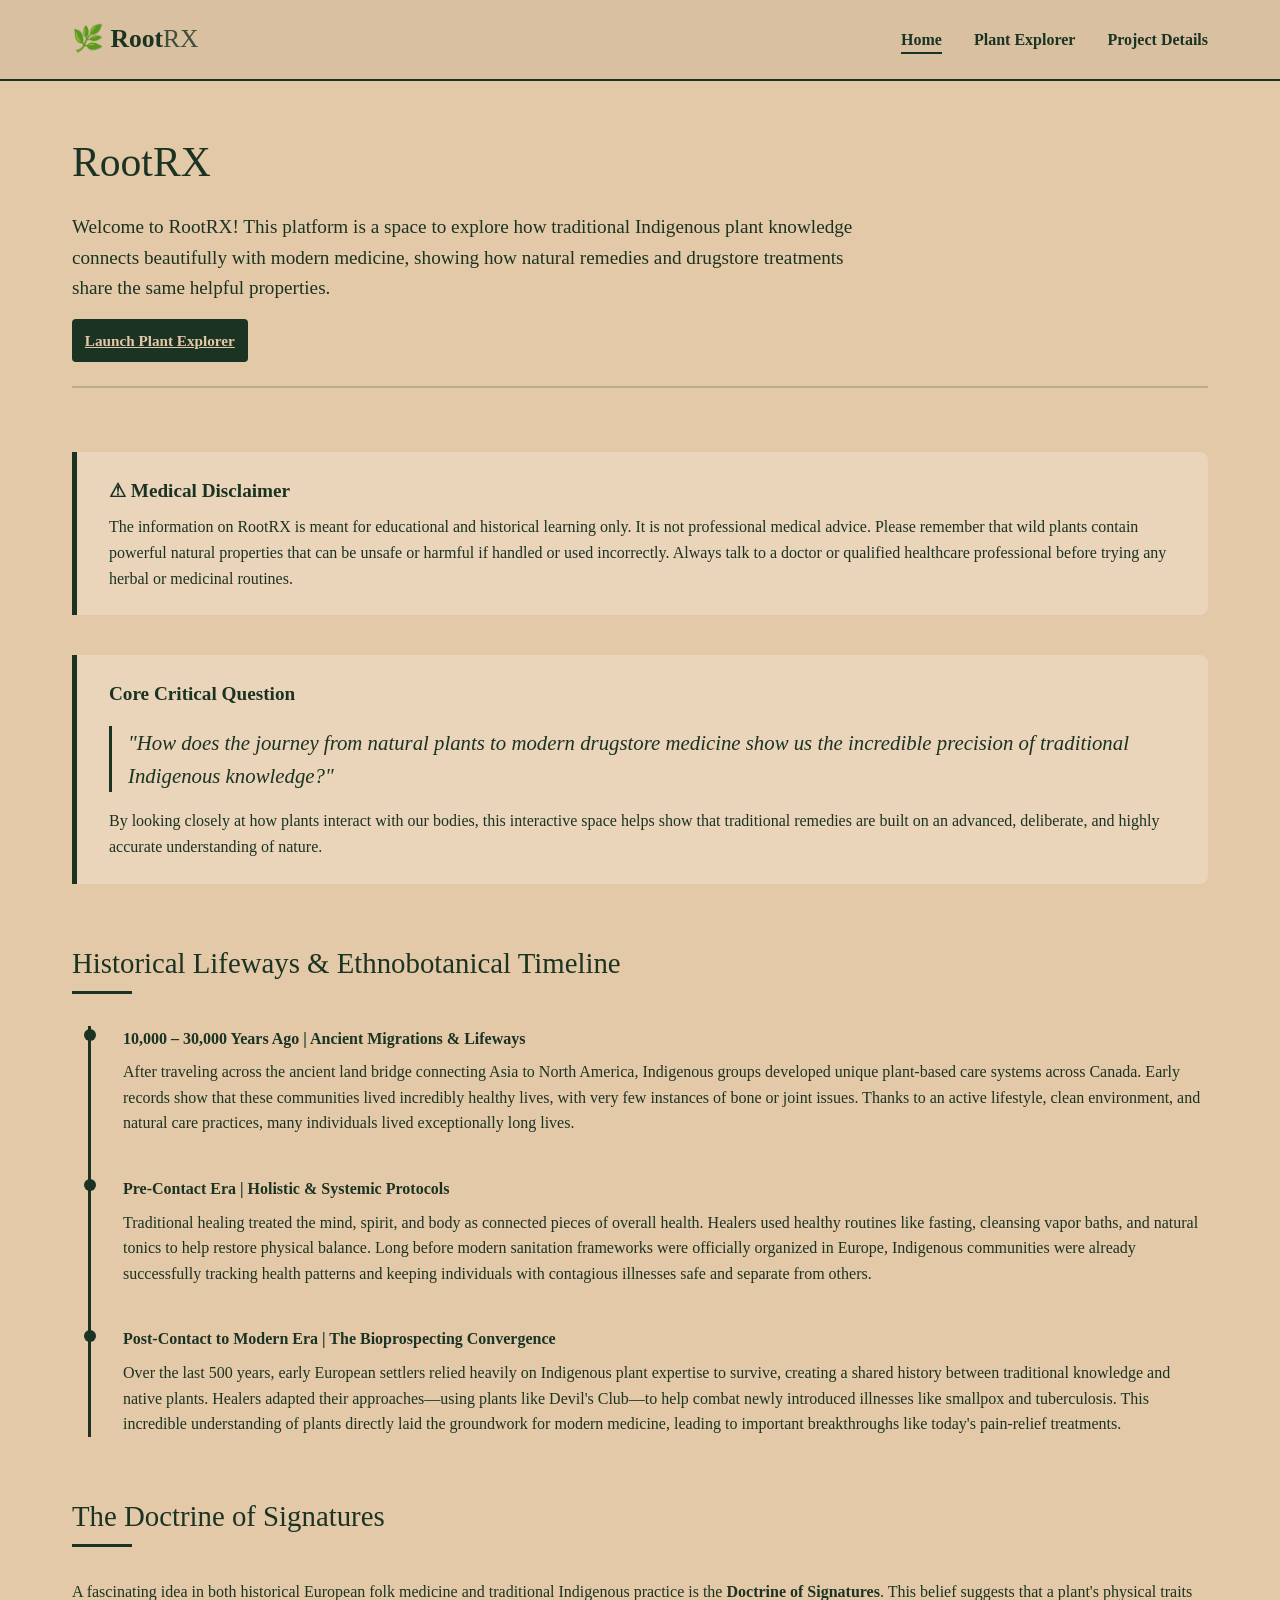
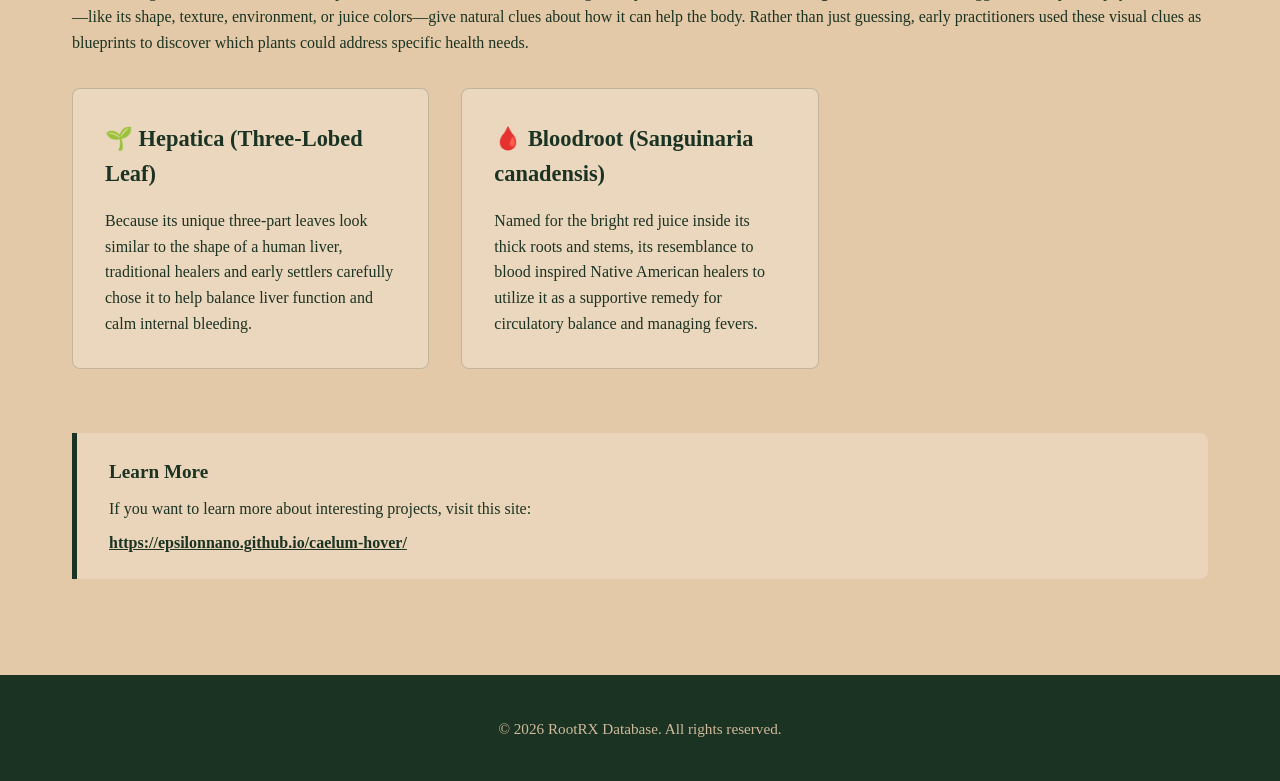
<file: index.html>
<!DOCTYPE html>
<html lang="en">
<head>
    <meta charset="UTF-8">
    <meta name="viewport" content="width=device-width, initial-scale=1.0">
    <title>RootRX | Home</title>
    <link rel="stylesheet" href="css/style.css">
</head>
<body>

    <header>
        <div class="header-container">
            <a href="index.html" class="logo">&#127807; Root<span>RX</span></a>
            <nav>
                <ul>
                    <li class="active"><a href="index.html">Home</a></li>
                    <li><a href="compendium.html">Plant Explorer</a></li>
                    <li><a href="credits.html">Project Details</a></li>
                </ul>
            </nav>
        </div>
    </header>

    <main>
        <div class="main-container">
            
            <section class="hero">
                <h1>RootRX</h1>
                <p style="margin-top: 1rem;">
                    Welcome to RootRX! This platform is a space to explore how traditional Indigenous plant knowledge connects beautifully with modern medicine, showing how natural remedies and drugstore treatments share the same helpful properties.
                </p>
                <div style="margin-top: 1.5rem;">
                    <a href="compendium.html" class="flip-btn">Launch Plant Explorer</a>
                </div>
            </section>

            <section id="medical-disclaimer" class="info-callout" style="margin: 2.5rem 0;">
                <h4>&#9888; Medical Disclaimer</h4>
                <p style="margin-top: 0.5rem;">
                    The information on RootRX is meant for educational and historical learning only. It is not professional medical advice. Please remember that wild plants contain powerful natural properties that can be unsafe or harmful if handled or used incorrectly. Always talk to a doctor or qualified healthcare professional before trying any herbal or medicinal routines.
                </p>
            </section>

            <section id="critical-question-showcase" class="info-callout" style="margin: 2.5rem 0;">
                <h4>Core Critical Question</h4>
                <blockquote style="font-size: 1.3rem; font-style: italic; border-left: 3px solid var(--accent-dark-green); margin: 1rem 0; padding-left: 1rem;">
                    "How does the journey from natural plants to modern drugstore medicine show us the incredible precision of traditional Indigenous knowledge?"
                </blockquote>
                <p style="margin-top: 0.5rem;">
                    By looking closely at how plants interact with our bodies, this interactive space helps show that traditional remedies are built on an advanced, deliberate, and highly accurate understanding of nature.
                </p>
            </section>

            <section id="historical-timeline" style="margin-top: 3.5rem;">
                <h2 class="section-title">Historical Lifeways & Ethnobotanical Timeline</h2>
                
                <div style="position: relative; padding-left: 2rem; border-left: 3px solid var(--accent-dark-green); margin-left: 1rem; margin-top: 1.5rem;">
                    
                    <div style="margin-bottom: 2.5rem; position: relative;">
                        <div style="position: absolute; left: -2.45rem; top: 0.2rem; background: var(--accent-dark-green); width: 12px; height: 12px; border-radius: 50%;"></div>
                        <h4>10,000 – 30,000 Years Ago | Ancient Migrations & Lifeways</h4>
                        <p style="margin-top: 0.5rem;">
                            After traveling across the ancient land bridge connecting Asia to North America, Indigenous groups developed unique plant-based care systems across Canada. Early records show that these communities lived incredibly healthy lives, with very few instances of bone or joint issues. Thanks to an active lifestyle, clean environment, and natural care practices, many individuals lived exceptionally long lives.
                        </p>
                    </div>

                    <div style="margin-bottom: 2.5rem; position: relative;">
                        <div style="position: absolute; left: -2.45rem; top: 0.2rem; background: var(--accent-dark-green); width: 12px; height: 12px; border-radius: 50%;"></div>
                        <h4>Pre-Contact Era | Holistic & Systemic Protocols</h4>
                        <p style="margin-top: 0.5rem;">
                            Traditional healing treated the mind, spirit, and body as connected pieces of overall health. Healers used healthy routines like fasting, cleansing vapor baths, and natural tonics to help restore physical balance. Long before modern sanitation frameworks were officially organized in Europe, Indigenous communities were already successfully tracking health patterns and keeping individuals with contagious illnesses safe and separate from others.
                        </p>
                    </div>

                    <div style="margin-bottom: 0; position: relative;">
                        <div style="position: absolute; left: -2.45rem; top: 0.2rem; background: var(--accent-dark-green); width: 12px; height: 12px; border-radius: 50%;"></div>
                        <h4>Post-Contact to Modern Era | The Bioprospecting Convergence</h4>
                        <p style="margin-top: 0.5rem;">
                            Over the last 500 years, early European settlers relied heavily on Indigenous plant expertise to survive, creating a shared history between traditional knowledge and native plants. Healers adapted their approaches—using plants like Devil's Club—to help combat newly introduced illnesses like smallpox and tuberculosis. This incredible understanding of plants directly laid the groundwork for modern medicine, leading to important breakthroughs like today's pain-relief treatments.
                        </p>
                    </div>

                </div>
            </section>

            <section id="doctrine-of-signatures" style="margin-top: 3.5rem;">
                <h2 class="section-title">The Doctrine of Signatures</h2>
                <p style="margin-bottom: 2rem;">
                    A fascinating idea in both historical European folk medicine and traditional Indigenous practice is the <strong>Doctrine of Signatures</strong>. This belief suggests that a plant's physical traits—like its shape, texture, environment, or juice colors—give natural clues about how it can help the body. Rather than just guessing, early practitioners used these visual clues as blueprints to discover which plants could address specific health needs.
                </p>
                
                <div class="concepts-grid">
                    <div class="concept-card">
                        <h3>🌱 Hepatica (Three-Lobed Leaf)</h3>
                        <p style="margin-top: 0.5rem;">
                            Because its unique three-part leaves look similar to the shape of a human liver, traditional healers and early settlers carefully chose it to help balance liver function and calm internal bleeding.
                        </p>
                    </div>
                    
                    <div class="concept-card">
                        <h3>🩸 Bloodroot (Sanguinaria canadensis)</h3>
                        <p style="margin-top: 0.5rem;">
                            Named for the bright red juice inside its thick roots and stems, its resemblance to blood inspired Native American healers to utilize it as a supportive remedy for circulatory balance and managing fevers.
                        </p>
                    </div>
                </div>

                <div class="info-callout" style="margin-top: 2.5rem;">
                    <h4>Learn More</h4>
                    <p style="margin-top: 0.5rem;">
                        If you want to learn more about interesting projects, visit this site:
                    </p>
                    <p style="margin-top: 0.5rem;">
                        <a href="https://epsilonnano.github.io/caelum-hover/" target="_blank" rel="noopener noreferrer" style="color: inherit; font-weight: bold;">
                            https://epsilonnano.github.io/caelum-hover/
                        </a>
                    </p>
                </div>
            </section>
        </div>
    </main>

    <footer>
        <p>&copy; 2026 RootRX Database. All rights reserved.</p>
    </footer>

</body>
</html>
</file>
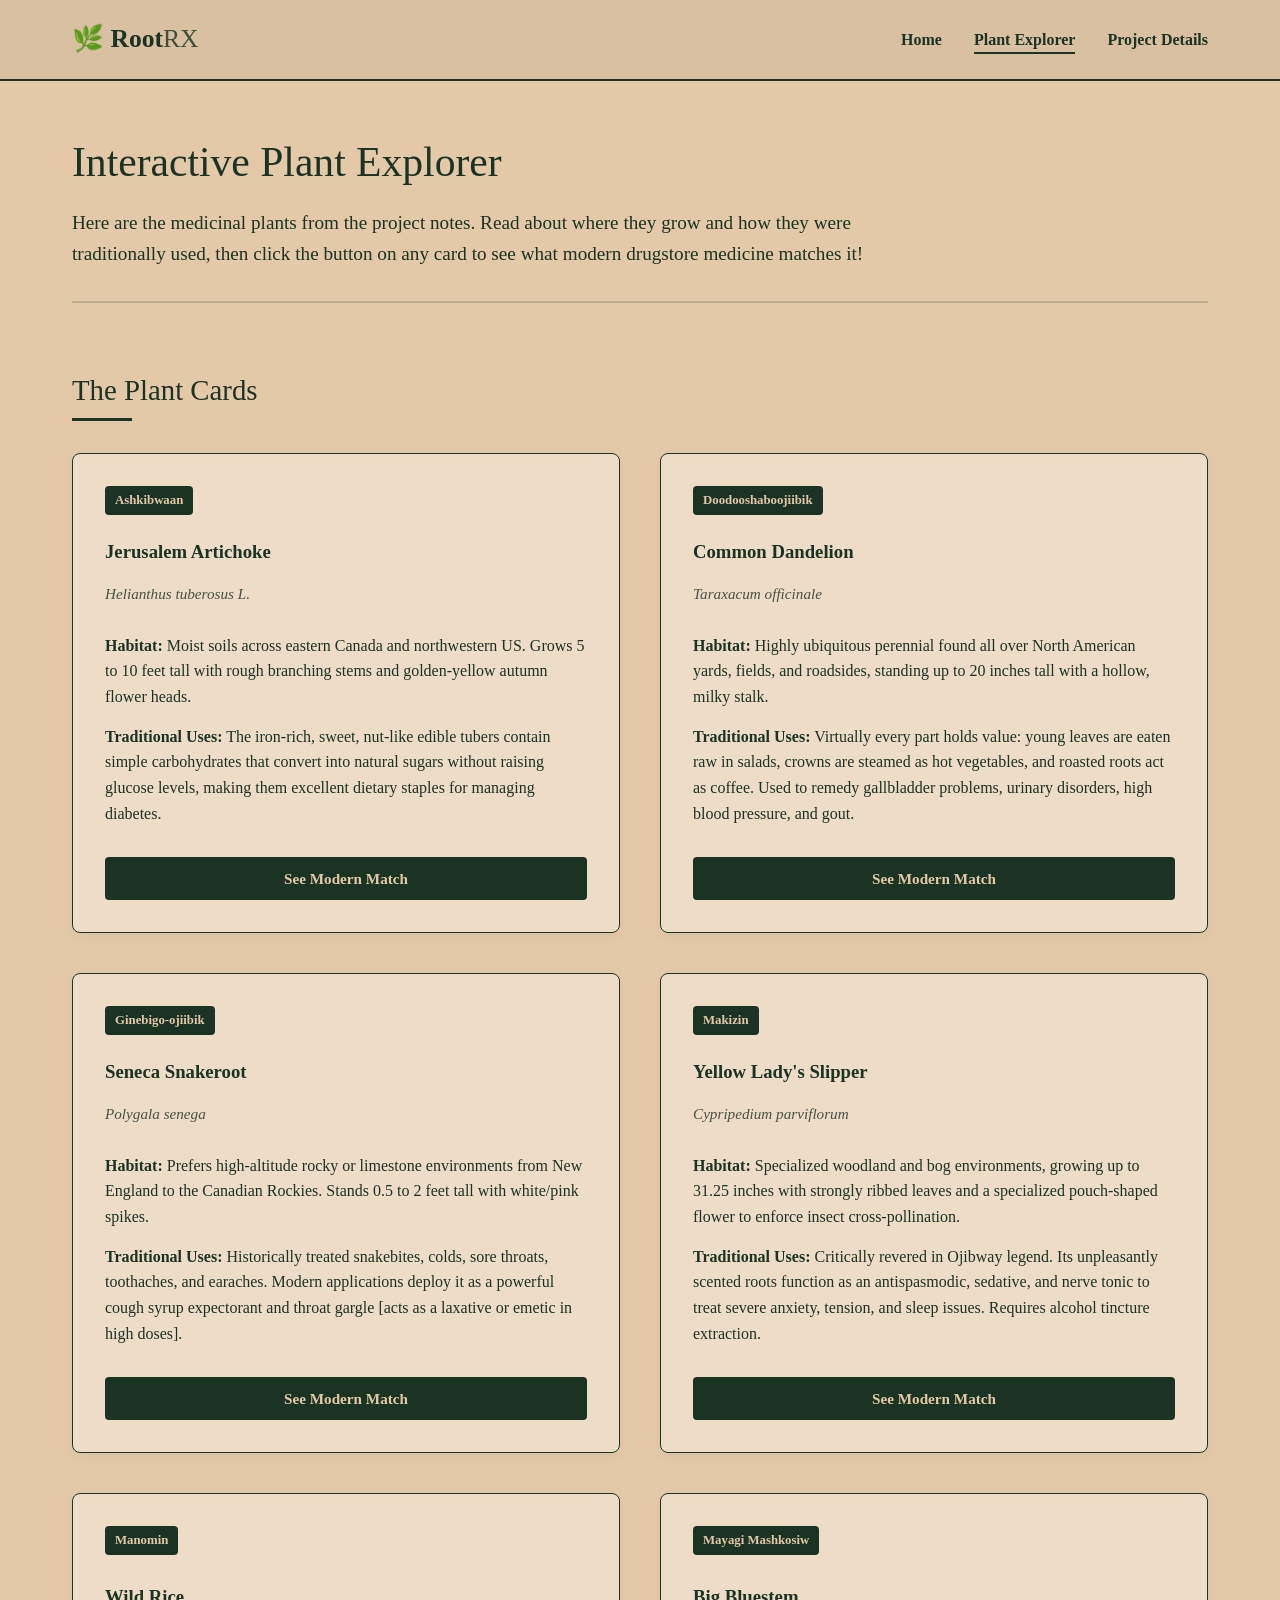
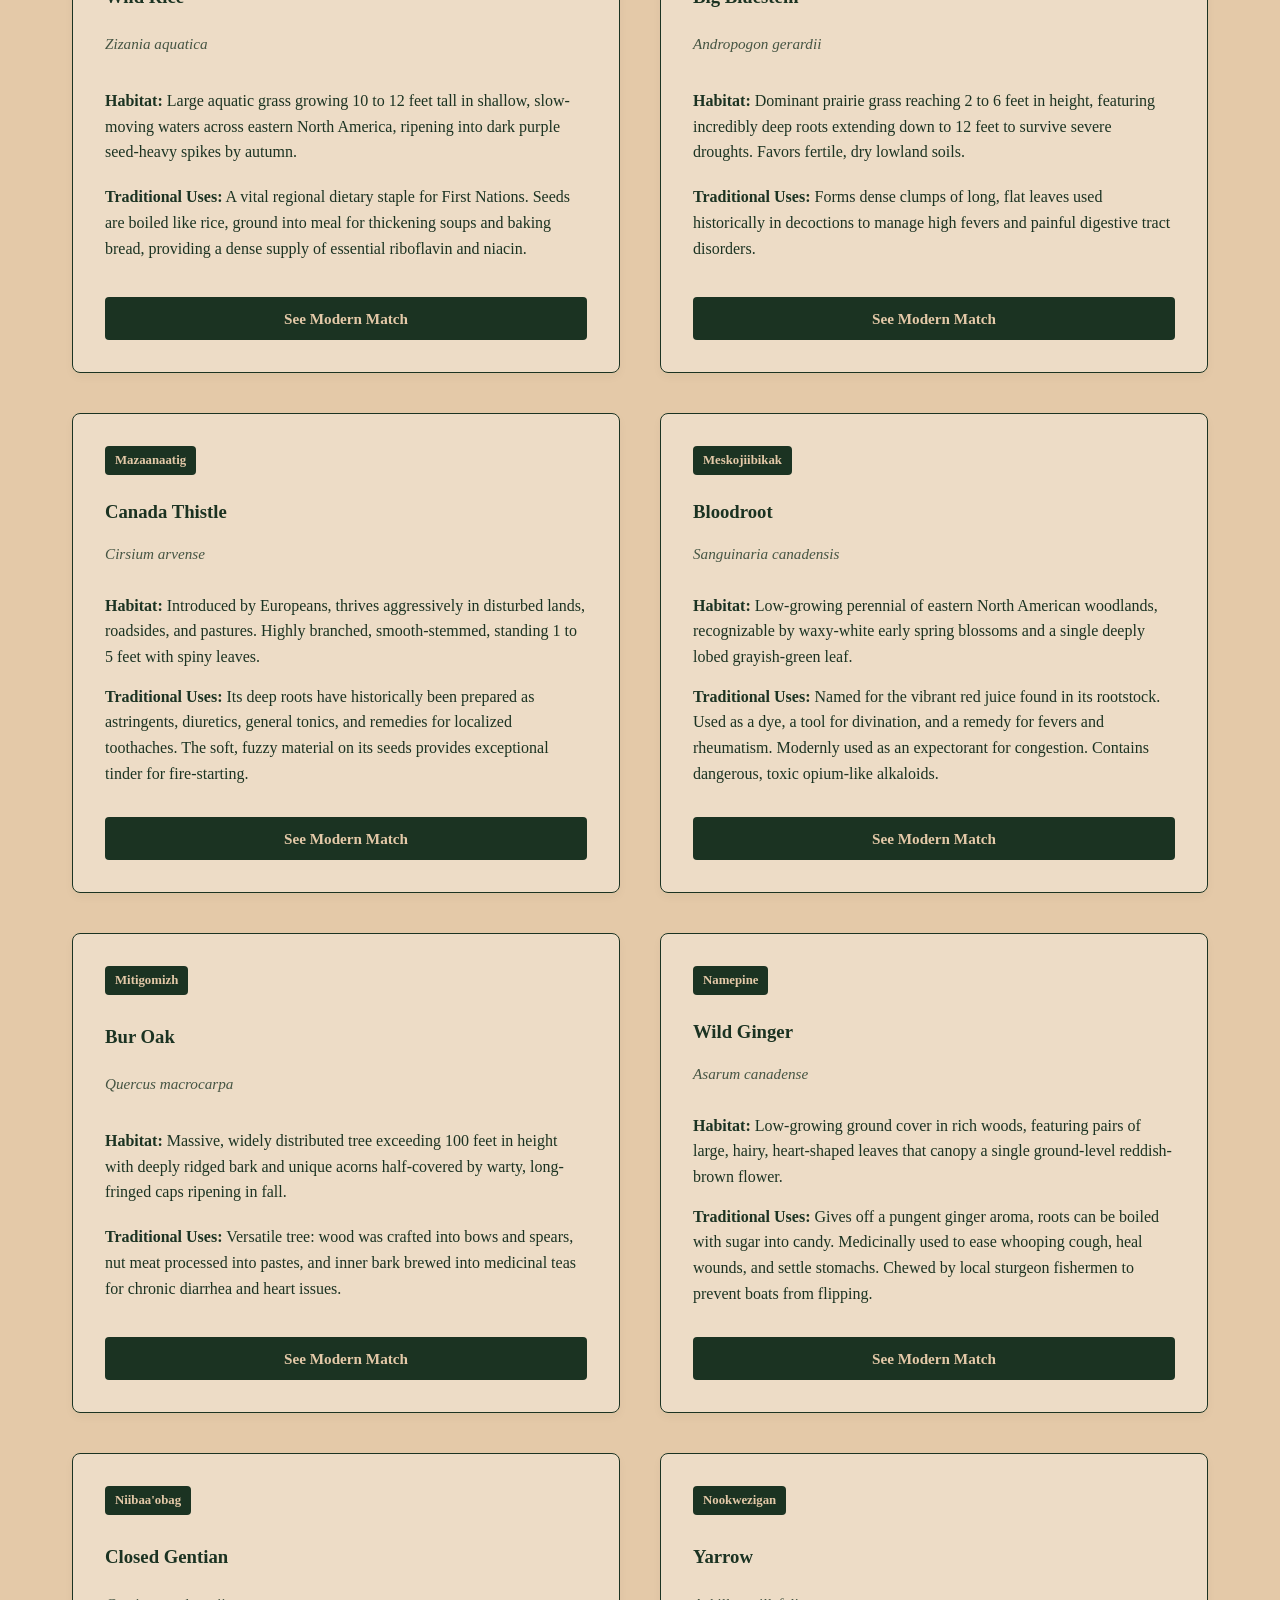
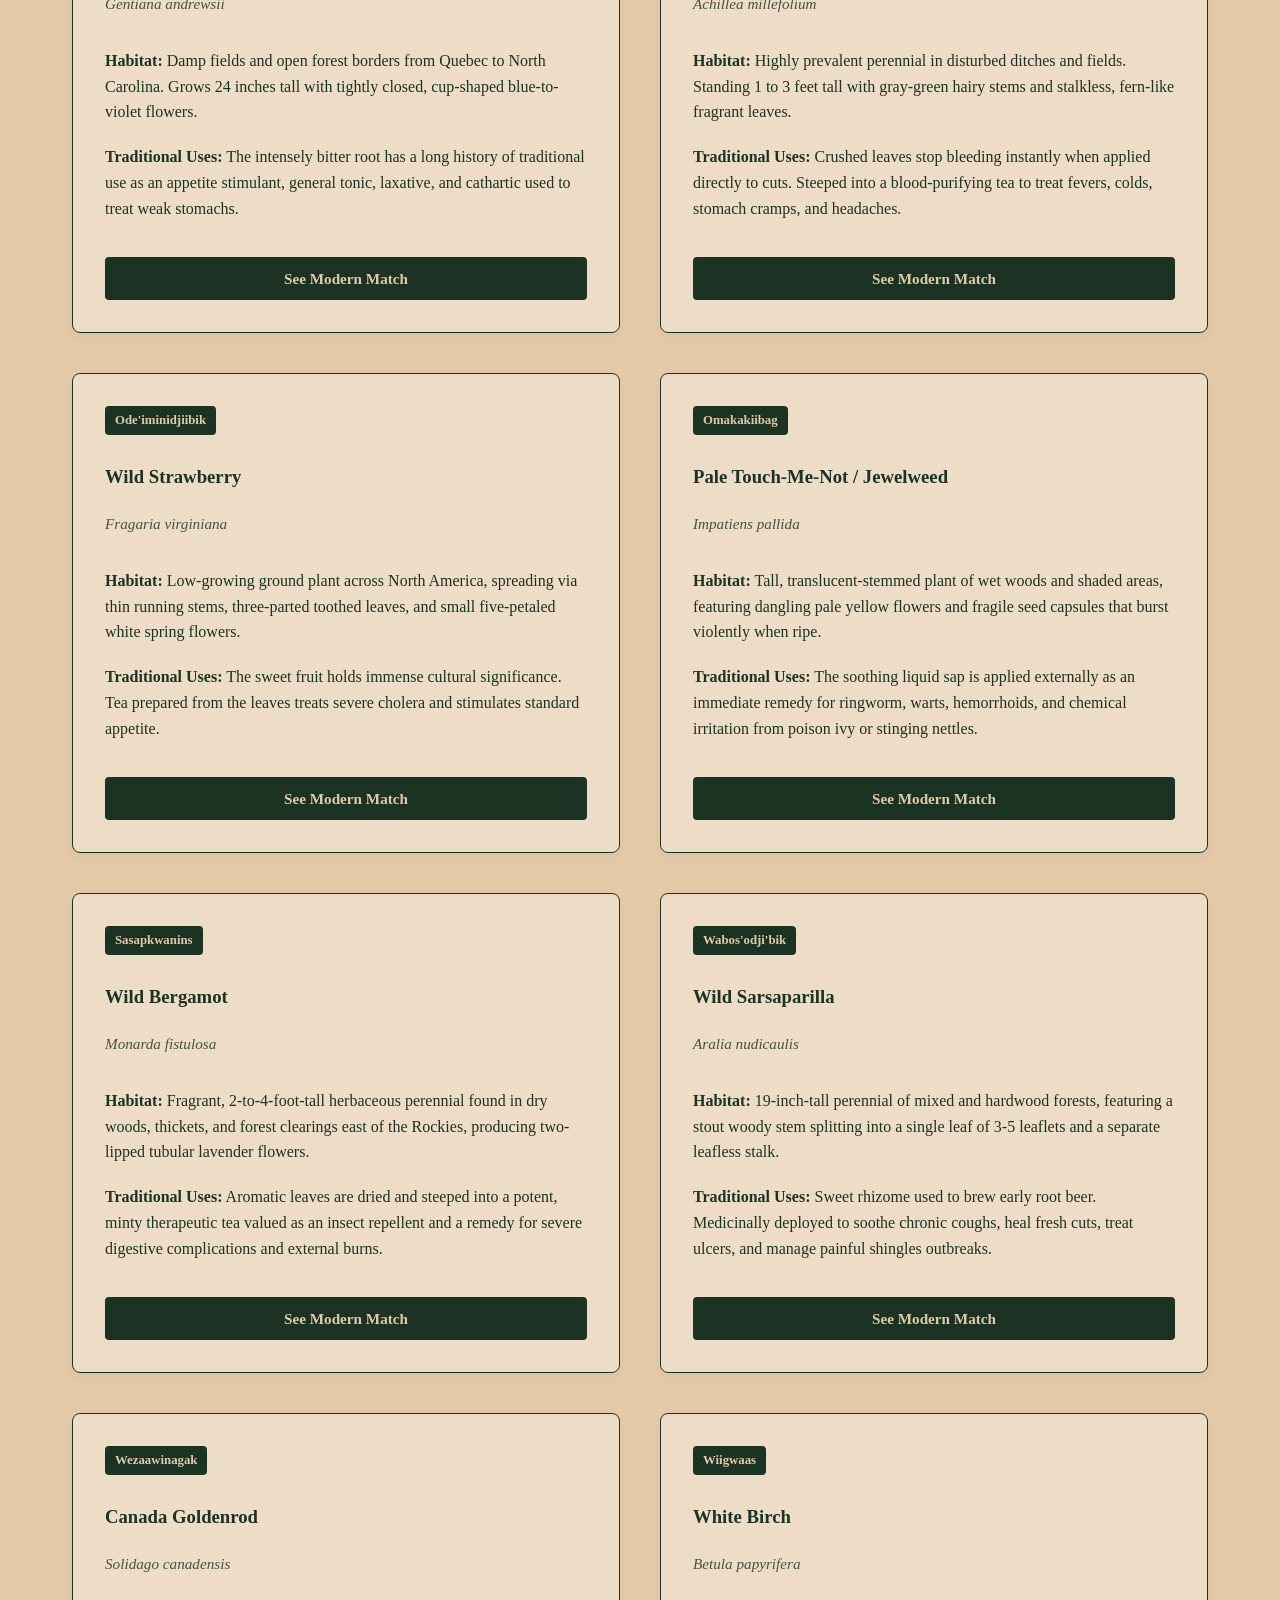
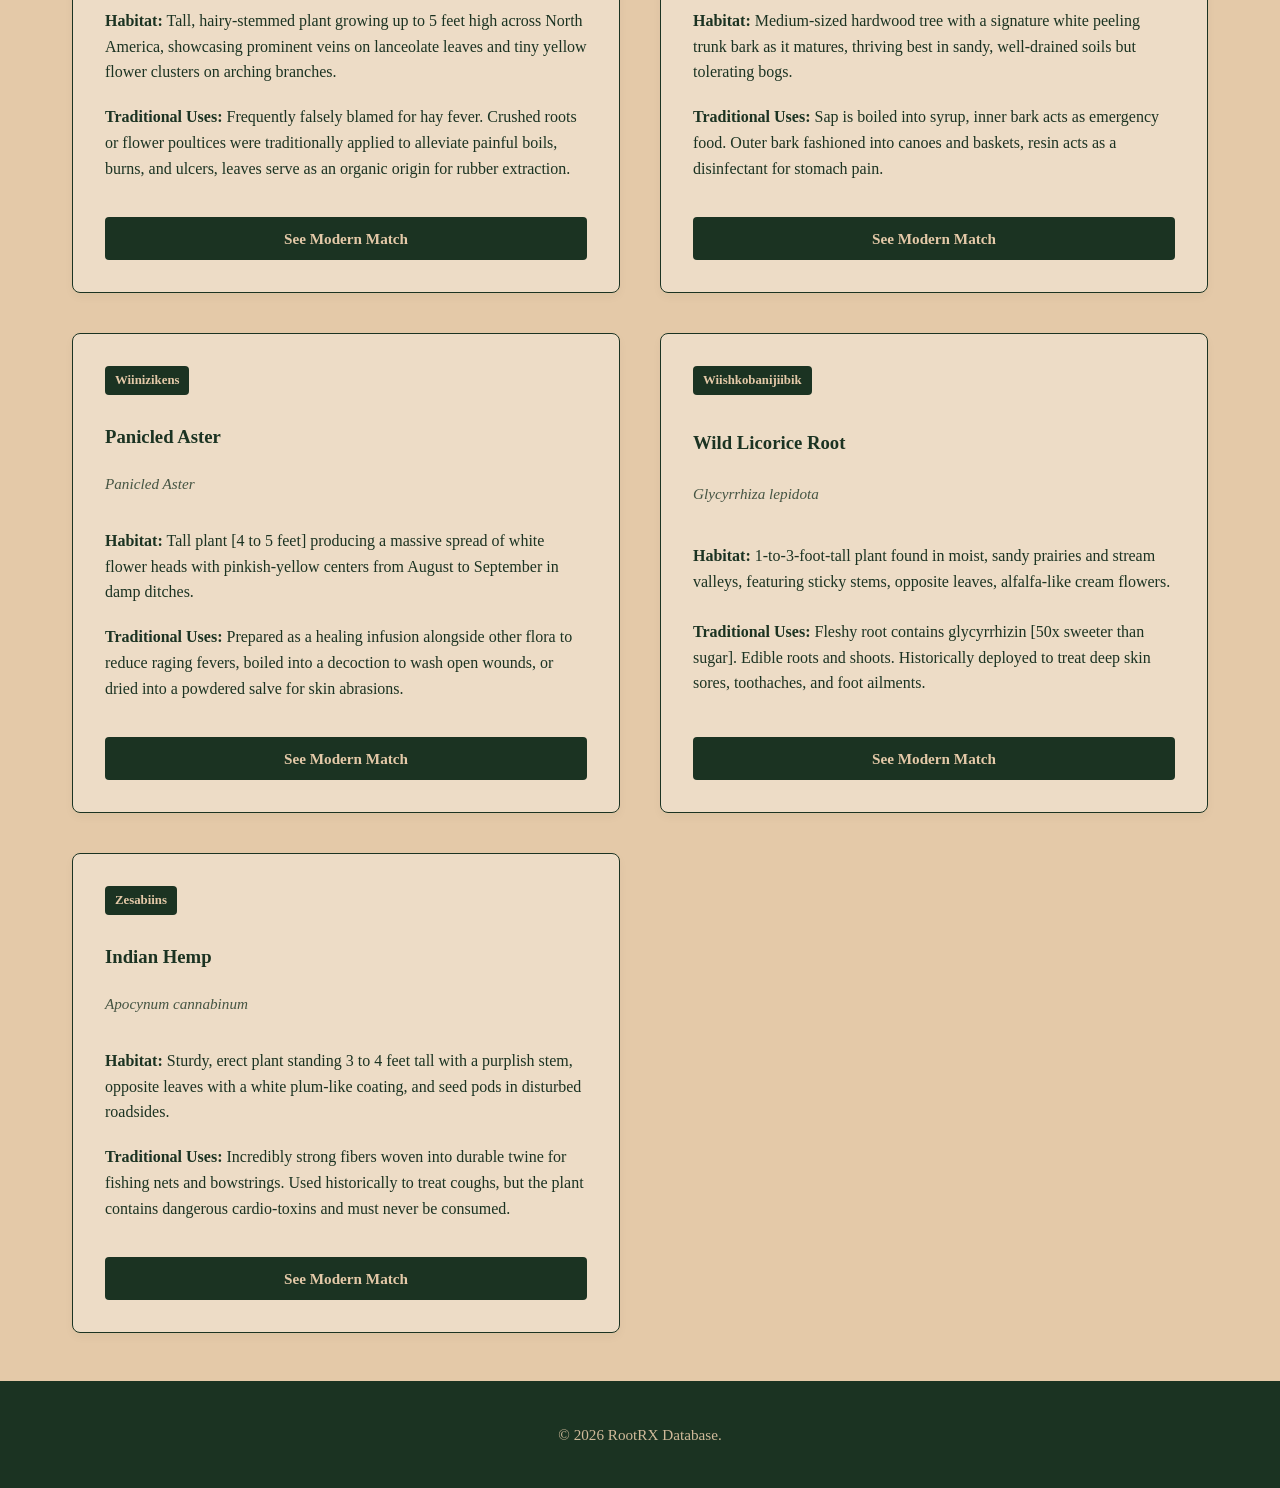
<file: compendium.html>
<!DOCTYPE html>
<html lang="en">
<head>
    <meta charset="UTF-8">
    <meta name="viewport" content="width=device-width, initial-scale=1.0">
    <title>RootRX | Plant Explorer</title>
    <link rel="stylesheet" href="css/style.css">
</head>
<body>

    <header>
        <div class="header-container">
            <a href="index.html" class="logo">&#127807; Root<span>RX</span></a>
            <nav>
                <ul>
                    <li><a href="index.html">Home</a></li>
                    <li class="active"><a href="compendium.html">Plant Explorer</a></li>
                    <li><a href="credits.html">Project Details</a></li>
                </ul>
            </nav>
        </div>
    </header>

    <main>
        <div class="main-container">
            <section class="hero">
                <h1>Interactive Plant Explorer</h1>
                <p>Here are the medicinal plants from the project notes. Read about where they grow and how they were traditionally used, then click the button on any card to see what modern drugstore medicine matches it!</p>
            </section>

            <h2 class="section-title">The Plant Cards</h2>
            <div class="interactive-grid">

                <div class="flip-card">
                    <div class="flip-card-inner">
                        <div class="flip-card-front">
                            <span class="indigenous-tag">Ashkibwaan</span>
                            <h3>Jerusalem Artichoke</h3>
                            <p class="botanical-meta">Helianthus tuberosus L.</p>
                            <p><strong>Habitat:</strong> Moist soils across eastern Canada and northwestern US. Grows 5 to 10 feet tall with rough branching stems and golden-yellow autumn flower heads.</p>
                            <p class="usage-text"><strong>Traditional Uses:</strong> The iron-rich, sweet, nut-like edible tubers contain simple carbohydrates that convert into natural sugars without raising glucose levels, making them excellent dietary staples for managing diabetes.</p>
                            <button class="flip-btn" onclick="toggleFlip(this)">See Modern Match</button>
                        </div>
                        <div class="flip-card-back">
                            <span class="modern-tag">Modern Drugstore Match</span>
                            <h3>Metformin (Glucophage)</h3>
                            <p class="synthesis-desc">Both are used to manage blood sugar levels for people with diabetes. While the natural plant has special carbohydrates that do not raise glucose, prescription Metformin works directly in the body to control blood sugar and help use insulin properly.</p>
                            <button class="flip-btn back-btn" onclick="toggleFlip(this)">Go Back to Plant</button>
                        </div>
                    </div>
                </div>

                <div class="flip-card">
                    <div class="flip-card-inner">
                        <div class="flip-card-front">
                            <span class="indigenous-tag">Doodooshaboojiibik</span>
                            <h3>Common Dandelion</h3>
                            <p class="botanical-meta">Taraxacum officinale</p>
                            <p><strong>Habitat:</strong> Highly ubiquitous perennial found all over North American yards, fields, and roadsides, standing up to 20 inches tall with a hollow, milky stalk.</p>
                            <p class="usage-text"><strong>Traditional Uses:</strong> Virtually every part holds value: young leaves are eaten raw in salads, crowns are steamed as hot vegetables, and roasted roots act as coffee. Used to remedy gallbladder problems, urinary disorders, high blood pressure, and gout.</p>
                            <button class="flip-btn" onclick="toggleFlip(this)">See Modern Match</button>
                        </div>
                        <div class="flip-card-back">
                            <span class="modern-tag">Modern Drugstore Match</span>
                            <h3>Cholestyramine</h3>
                            <p class="synthesis-desc">Both help treat problems with the liver and gallbladder system. Cholestyramine works by removing extra bile acids from the body to fix liver issues, which matches how the dandelion was traditionally used to help the gallbladder. The gallbladder is the specific organ that stores bile and helps with digestion.</p>
                            <button class="flip-btn back-btn" onclick="toggleFlip(this)">Go Back to Plant</button>
                        </div>
                    </div>
                </div>

                <div class="flip-card">
                    <div class="flip-card-inner">
                        <div class="flip-card-front">
                            <span class="indigenous-tag">Ginebigo-ojiibik</span>
                            <h3>Seneca Snakeroot</h3>
                            <p class="botanical-meta">Polygala senega</p>
                            <p><strong>Habitat:</strong> Prefers high-altitude rocky or limestone environments from New England to the Canadian Rockies. Stands 0.5 to 2 feet tall with white/pink spikes.</p>
                            <p class="usage-text"><strong>Traditional Uses:</strong> Historically treated snakebites, colds, sore throats, toothaches, and earaches. Modern applications deploy it as a powerful cough syrup expectorant and throat gargle [acts as a laxative or emetic in high doses].</p>
                            <button class="flip-btn" onclick="toggleFlip(this)">See Modern Match</button>
                        </div>
                        <div class="flip-card-back">
                            <span class="modern-tag">Modern Drugstore Match</span>
                            <h3>Guaifenesin</h3>
                            <p class="synthesis-desc">Both help clear up respiratory symptoms from heavy colds. Guaifenesin works by thinning out thick mucus and phlegm in the chest so you can cough it up easily, which is exactly how Seneca Snakeroot works when used to clear the lungs during a sickness.</p>
                            <button class="flip-btn back-btn" onclick="toggleFlip(this)">Go Back to Plant</button>
                        </div>
                    </div>
                </div>

                <div class="flip-card">
                    <div class="flip-card-inner">
                        <div class="flip-card-front">
                            <span class="indigenous-tag">Makizin</span>
                            <h3>Yellow Lady's Slipper</h3>
                            <p class="botanical-meta">Cypripedium parviflorum</p>
                            <p><strong>Habitat:</strong> Specialized woodland and bog environments, growing up to 31.25 inches with strongly ribbed leaves and a specialized pouch-shaped flower to enforce insect cross-pollination.</p>
                            <p class="usage-text"><strong>Traditional Uses:</strong> Critically revered in Ojibway legend. Its unpleasantly scented roots function as an antispasmodic, sedative, and nerve tonic to treat severe anxiety, tension, and sleep issues. Requires alcohol tincture extraction.</p>
                            <button class="flip-btn" onclick="toggleFlip(this)">See Modern Match</button>
                        </div>
                        <div class="flip-card-back">
                            <span class="modern-tag">Modern Drugstore Match</span>
                            <h3>Alprazolam (Xanax)</h3>
                            <p class="synthesis-desc">Both help calm down the body's nervous system and reduce stress. Alprazolam is a prescription medicine used to treat severe anxiety by relaxing the mind and body, which shares the exact same goal as these traditional root extracts used for sleep loss and tension.</p>
                            <button class="flip-btn back-btn" onclick="toggleFlip(this)">Go Back to Plant</button>
                        </div>
                    </div>
                </div>

                <div class="flip-card">
                    <div class="flip-card-inner">
                        <div class="flip-card-front">
                            <span class="indigenous-tag">Manomin</span>
                            <h3>Wild Rice</h3>
                            <p class="botanical-meta">Zizania aquatica</p>
                            <p><strong>Habitat:</strong> Large aquatic grass growing 10 to 12 feet tall in shallow, slow-moving waters across eastern North America, ripening into dark purple seed-heavy spikes by autumn.</p>
                            <p class="usage-text"><strong>Traditional Uses:</strong> A vital regional dietary staple for First Nations. Seeds are boiled like rice, ground into meal for thickening soups and baking bread, providing a dense supply of essential riboflavin and niacin.</p>
                            <button class="flip-btn" onclick="toggleFlip(this)">See Modern Match</button>
                        </div>
                        <div class="flip-card-back">
                            <span class="modern-tag">Modern Drugstore Match</span>
                            <h3>Vitamin B-Complex Tablets</h3>
                            <p class="synthesis-desc">Both give the human body a strong supply of essential B vitamins. Drugstore vitamins are made to keep your vitamin B levels healthy for energy and metabolism, while wild rice is a natural food source that is naturally full of riboflavin and niacin.</p>
                            <button class="flip-btn back-btn" onclick="toggleFlip(this)">Go Back to Plant</button>
                        </div>
                    </div>
                </div>

                <div class="flip-card">
                    <div class="flip-card-inner">
                        <div class="flip-card-front">
                            <span class="indigenous-tag">Mayagi Mashkosiw</span>
                            <h3>Big Bluestem</h3>
                            <p class="botanical-meta">Andropogon gerardii</p>
                            <p><strong>Habitat:</strong> Dominant prairie grass reaching 2 to 6 feet in height, featuring incredibly deep roots extending down to 12 feet to survive severe droughts. Favors fertile, dry lowland soils.</p>
                            <p class="usage-text"><strong>Traditional Uses:</strong> Forms dense clumps of long, flat leaves used historically in decoctions to manage high fevers and painful digestive tract disorders.</p>
                            <button class="flip-btn" onclick="toggleFlip(this)">See Modern Match</button>
                        </div>
                        <div class="flip-card-back">
                            <span class="modern-tag">Modern Drugstore Match</span>
                            <h3>Acetaminophen (Tylenol)</h3>
                            <p class="synthesis-desc">Both help lower high fevers and stop pain. While Acetaminophen is a common over-the-counter pill that reduces body temperatures and treats aches, a hot liquid made from these grass leaves has traditionally been used to bring down fevers and soothe stomach pain.</p>
                            <button class="flip-btn back-btn" onclick="toggleFlip(this)">Go Back to Plant</button>
                        </div>
                    </div>
                </div>

                <div class="flip-card">
                    <div class="flip-card-inner">
                        <div class="flip-card-front">
                            <span class="indigenous-tag">Mazaanaatig</span>
                            <h3>Canada Thistle</h3>
                            <p class="botanical-meta">Cirsium arvense</p>
                            <p><strong>Habitat:</strong> Introduced by Europeans, thrives aggressively in disturbed lands, roadsides, and pastures. Highly branched, smooth-stemmed, standing 1 to 5 feet with spiny leaves.</p>
                            <p class="usage-text"><strong>Traditional Uses:</strong> Its deep roots have historically been prepared as astringents, diuretics, general tonics, and remedies for localized toothaches. The soft, fuzzy material on its seeds provides exceptional tinder for fire-starting.</p>
                            <button class="flip-btn" onclick="toggleFlip(this)">See Modern Match</button>
                        </div>
                        <div class="flip-card-back">
                            <span class="modern-tag">Modern Drugstore Match</span>
                            <h3>Hydrochlorothiazide</h3>
                            <p class="synthesis-desc">Both act as diuretics to help clear extra water out of the body. Hydrochlorothiazide is a prescription water pill that makes you urinate more to treat high blood pressure or water retention, which works just like the traditional fluid-clearing uses of this thistle root.</p>
                            <button class="flip-btn back-btn" onclick="toggleFlip(this)">Go Back to Plant</button>
                        </div>
                    </div>
                </div>

                <div class="flip-card">
                    <div class="flip-card-inner">
                        <div class="flip-card-front">
                            <span class="indigenous-tag">Meskojiibikak</span>
                            <h3>Bloodroot</h3>
                            <p class="botanical-meta">Sanguinaria canadensis</p>
                            <p><strong>Habitat:</strong> Low-growing perennial of eastern North American woodlands, recognizable by waxy-white early spring blossoms and a single deeply lobed grayish-green leaf.</p>
                            <p class="usage-text"><strong>Traditional Uses:</strong> Named for the vibrant red juice found in its rootstock. Used as a dye, a tool for divination, and a remedy for fevers and rheumatism. Modernly used as an expectorant for congestion. Contains dangerous, toxic opium-like alkaloids.</p>
                            <button class="flip-btn" onclick="toggleFlip(this)">See Modern Match</button>
                        </div>
                        <div class="flip-card-back">
                            <span class="modern-tag">Modern Drugstore Match</span>
                            <h3>Codeine</h3>
                            <p class="synthesis-desc">Both have very strong chemical traits that affect the brain and nervous system, and both can be toxic if used wrong. Prescription Codeine acts on the body to change how it responds to coughs and pain, while the natural bloodroot plant carries dangerous, powerful opium-like chemicals.</p>
                            <button class="flip-btn back-btn" onclick="toggleFlip(this)">Go Back to Plant</button>
                        </div>
                    </div>
                </div>

                <div class="flip-card">
                    <div class="flip-card-inner">
                        <div class="flip-card-front">
                            <span class="indigenous-tag">Mitigomizh</span>
                            <h3>Bur Oak</h3>
                            <p class="botanical-meta">Quercus macrocarpa</p>
                            <p><strong>Habitat:</strong> Massive, widely distributed tree exceeding 100 feet in height with deeply ridged bark and unique acorns half-covered by warty, long-fringed caps ripening in fall.</p>
                            <p class="usage-text"><strong>Traditional Uses:</strong> Versatile tree: wood was crafted into bows and spears, nut meat processed into pastes, and inner bark brewed into medicinal teas for chronic diarrhea and heart issues.</p>
                            <button class="flip-btn" onclick="toggleFlip(this)">See Modern Match</button>
                        </div>
                        <div class="flip-card-back">
                            <span class="modern-tag">Modern Drugstore Match</span>
                            <h3>Bismuth Subsalicylate (Pepto-Bismol)</h3>
                            <p class="synthesis-desc">Both are trusted remedies used to treat and stop diarrhea. Bismuth subsalicylate works quickly to calm an upset stomach and stop loose stools, which is the exact same reason traditional healers brewed the inner bark of this tree into digestive teas.</p>
                            <button class="flip-btn back-btn" onclick="toggleFlip(this)">Go Back to Plant</button>
                        </div>
                    </div>
                </div>

                <div class="flip-card">
                    <div class="flip-card-inner">
                        <div class="flip-card-front">
                            <span class="indigenous-tag">Namepine</span>
                            <h3>Wild Ginger</h3>
                            <p class="botanical-meta">Asarum canadense</p>
                            <p><strong>Habitat:</strong> Low-growing ground cover in rich woods, featuring pairs of large, hairy, heart-shaped leaves that canopy a single ground-level reddish-brown flower.</p>
                            <p class="usage-text"><strong>Traditional Uses:</strong> Gives off a pungent ginger aroma, roots can be boiled with sugar into candy. Medicinally used to ease whooping cough, heal wounds, and settle stomachs. Chewed by local sturgeon fishermen to prevent boats from flipping.</p>
                            <button class="flip-btn" onclick="toggleFlip(this)">See Modern Match</button>
                        </div>
                        <div class="flip-card-back">
                            <span class="modern-tag">Modern Drugstore Match</span>
                            <h3>Antacid Tablets</h3>
                            <p class="synthesis-desc">Both help soothe stomach discomfort and settle indigestion. Store-bought antacids work by neutralizing extra acid in your stomach to relieve heartburn, which matches how wild ginger roots have traditionally been chewed or boiled to treat stomach aches.</p>
                            <button class="flip-btn back-btn" onclick="toggleFlip(this)">Go Back to Plant</button>
                        </div>
                    </div>
                </div>

                <div class="flip-card">
                    <div class="flip-card-inner">
                        <div class="flip-card-front">
                            <span class="indigenous-tag">Niibaa'obag</span>
                            <h3>Closed Gentian</h3>
                            <p class="botanical-meta">Gentiana andrewsii</p>
                            <p><strong>Habitat:</strong> Damp fields and open forest borders from Quebec to North Carolina. Grows 24 inches tall with tightly closed, cup-shaped blue-to-violet flowers.</p>
                            <p class="usage-text"><strong>Traditional Uses:</strong> The intensely bitter root has a long history of traditional use as an appetite stimulant, general tonic, laxative, and cathartic used to treat weak stomachs.</p>
                            <button class="flip-btn" onclick="toggleFlip(this)">See Modern Match</button>
                        </div>
                        <div class="flip-card-back">
                            <span class="modern-tag">Modern Drugstore Match</span>
                            <h3>Metoclopramide (Reglan)</h3>
                            <p class="synthesis-desc">Both help speed up the digestive tract and fix a slow, weak stomach. Metoclopramide works by helping muscles move food through the body to relieve a heavy or bloated feeling, matching the goal of this bitter root that was traditionally used to get digestion moving.</p>
                            <button class="flip-btn back-btn" onclick="toggleFlip(this)">Go Back to Plant</button>
                        </div>
                    </div>
                </div>

                <div class="flip-card">
                    <div class="flip-card-inner">
                        <div class="flip-card-front">
                            <span class="indigenous-tag">Nookwezigan</span>
                            <h3>Yarrow</h3>
                            <p class="botanical-meta">Achillea millefolium</p>
                            <p><strong>Habitat:</strong> Highly prevalent perennial in disturbed ditches and fields. Standing 1 to 3 feet tall with gray-green hairy stems and stalkless, fern-like fragrant leaves.</p>
                            <p class="usage-text"><strong>Traditional Uses:</strong> Crushed leaves stop bleeding instantly when applied directly to cuts. Steeped into a blood-purifying tea to treat fevers, colds, stomach cramps, and headaches.</p>
                            <button class="flip-btn" onclick="toggleFlip(this)">See Modern Match</button>
                        </div>
                        <div class="flip-card-back">
                            <span class="modern-tag">Modern Drugstore Match</span>
                            <h3>Ibuprofen (Advil)</h3>
                            <p class="synthesis-desc">Both work to bring down high fevers and stop pain in the body. While Ibuprofen is used for everyday pains, cramps, and joint stiffness, yarrow leaves were traditionally brewed into a medical tea specifically meant to target headaches, fevers, and cramps.</p>
                            <button class="flip-btn back-btn" onclick="toggleFlip(this)">Go Back to Plant</button>
                        </div>
                    </div>
                </div>

                <div class="flip-card">
                    <div class="flip-card-inner">
                        <div class="flip-card-front">
                            <span class="indigenous-tag">Ode'iminidjiibik</span>
                            <h3>Wild Strawberry</h3>
                            <p class="botanical-meta">Fragaria virginiana</p>
                            <p><strong>Habitat:</strong> Low-growing ground plant across North America, spreading via thin running stems, three-parted toothed leaves, and small five-petaled white spring flowers.</p>
                            <p class="usage-text"><strong>Traditional Uses:</strong> The sweet fruit holds immense cultural significance. Tea prepared from the leaves treats severe cholera and stimulates standard appetite.</p>
                            <button class="flip-btn" onclick="toggleFlip(this)">See Modern Match</button>
                        </div>
                        <div class="flip-card-back">
                            <span class="modern-tag">Modern Drugstore Match</span>
                            <h3>Pedialyte</h3>
                            <p class="synthesis-desc">Both are remedies used to treat severe, dehydrating illnesses. Pedialyte is made to quickly replace the fluids and minerals lost during heavy vomiting or diarrhea, which matches the target of traditional strawberry leaf teas used historically to treat the severe effects of cholera.</p>
                            <button class="flip-btn back-btn" onclick="toggleFlip(this)">Go Back to Plant</button>
                        </div>
                    </div>
                </div>

                <div class="flip-card">
                    <div class="flip-card-inner">
                        <div class="flip-card-front">
                            <span class="indigenous-tag">Omakakiibag</span>
                            <h3>Pale Touch-Me-Not / Jewelweed</h3>
                            <p class="botanical-meta">Impatiens pallida</p>
                            <p><strong>Habitat:</strong> Tall, translucent-stemmed plant of wet woods and shaded areas, featuring dangling pale yellow flowers and fragile seed capsules that burst violently when ripe.</p>
                            <p class="usage-text"><strong>Traditional Uses:</strong> The soothing liquid sap is applied externally as an immediate remedy for ringworm, warts, hemorrhoids, and chemical irritation from poison ivy or stinging nettles.</p>
                            <button class="flip-btn" onclick="toggleFlip(this)">See Modern Match</button>
                        </div>
                        <div class="flip-card-back">
                            <span class="modern-tag">Modern Drugstore Match</span>
                            <h3>Hydrocortisone Cream</h3>
                            <p class="synthesis-desc">Both are used on the skin to soothe painful irritation and lower swelling. Drugstore hydrocortisone cream is made to stop itching and redness from rashes, while the thick liquid sap inside this plant serves as an immediate natural shield against stinging nettles or poison ivy.</p>
                            <button class="flip-btn back-btn" onclick="toggleFlip(this)">Go Back to Plant</button>
                        </div>
                    </div>
                </div>

                <div class="flip-card">
                    <div class="flip-card-inner">
                        <div class="flip-card-front">
                            <span class="indigenous-tag">Sasapkwanins</span>
                            <h3>Wild Bergamot</h3>
                            <p class="botanical-meta">Monarda fistulosa</p>
                            <p><strong>Habitat:</strong> Fragrant, 2-to-4-foot-tall herbaceous perennial found in dry woods, thickets, and forest clearings east of the Rockies, producing two-lipped tubular lavender flowers.</p>
                            <p class="usage-text"><strong>Traditional Uses:</strong> Aromatic leaves are dried and steeped into a potent, minty therapeutic tea valued as an insect repellent and a remedy for severe digestive complications and external burns.</p>
                            <button class="flip-btn" onclick="toggleFlip(this)">See Modern Match</button>
                        </div>
                        <div class="flip-card-back">
                            <span class="modern-tag">Modern Drugstore Match</span>
                            <h3>Bacitracin Ointment</h3>
                            <p class="synthesis-desc">Both are skin remedies used to treat and manage burns. Bacitracin is an antibiotic cream put on cuts and burns to stop infections, which matches the old method of using dried bergamot leaves to make a healing liquid wash for burned skin.</p>
                            <button class="flip-btn back-btn" onclick="toggleFlip(this)">Go Back to Plant</button>
                        </div>
                    </div>
                </div>

                <div class="flip-card">
                    <div class="flip-card-inner">
                        <div class="flip-card-front">
                            <span class="indigenous-tag">Wabos'odji'bik</span>
                            <h3>Wild Sarsaparilla</h3>
                            <p class="botanical-meta">Aralia nudicaulis</p>
                            <p><strong>Habitat:</strong> 19-inch-tall perennial of mixed and hardwood forests, featuring a stout woody stem splitting into a single leaf of 3-5 leaflets and a separate leafless stalk.</p>
                            <p class="usage-text"><strong>Traditional Uses:</strong> Sweet rhizome used to brew early root beer. Medicinally deployed to soothe chronic coughs, heal fresh cuts, treat ulcers, and manage painful shingles outbreaks.</p>
                            <button class="flip-btn" onclick="toggleFlip(this)">See Modern Match</button>
                        </div>
                        <div class="flip-card-back">
                            <span class="modern-tag">Modern Drugstore Match</span>
                            <h3>Acyclovir</h3>
                            <p class="synthesis-desc">Both are used to treat and control the pain of a shingles outbreak. Acyclovir is a prescription antiviral medicine that helps viral skin sores heal faster and hurts less, which is exactly how traditional healers used this sweet wild root system.</p>
                            <button class="flip-btn back-btn" onclick="toggleFlip(this)">Go Back to Plant</button>
                        </div>
                    </div>
                </div>

                <div class="flip-card">
                    <div class="flip-card-inner">
                        <div class="flip-card-front">
                            <span class="indigenous-tag">Wezaawinagak</span>
                            <h3>Canada Goldenrod</h3>
                            <p class="botanical-meta">Solidago canadensis</p>
                            <p><strong>Habitat:</strong> Tall, hairy-stemmed plant growing up to 5 feet high across North America, showcasing prominent veins on lanceolate leaves and tiny yellow flower clusters on arching branches.</p>
                            <p class="usage-text"><strong>Traditional Uses:</strong> Frequently falsely blamed for hay fever. Crushed roots or flower poultices were traditionally applied to alleviate painful boils, burns, and ulcers, leaves serve as an organic origin for rubber extraction.</p>
                            <button class="flip-btn" onclick="toggleFlip(this)">See Modern Match</button>
                        </div>
                        <div class="flip-card-back">
                            <span class="modern-tag">Modern Drugstore Match</span>
                            <h3>Silver Sulfadiazine Cream</h3>
                            <p class="synthesis-desc">Both are skin treatments used to soothe and heal severe burns. Silver sulfadiazine is a clinical cream applied to protect bad burn wounds from getting infected, which shares the exact protective goals of these traditional flower mush mixtures.</p>
                            <button class="flip-btn back-btn" onclick="toggleFlip(this)">Go Back to Plant</button>
                        </div>
                    </div>
                </div>

                <div class="flip-card">
                    <div class="flip-card-inner">
                        <div class="flip-card-front">
                            <span class="indigenous-tag">Wiigwaas</span>
                            <h3>White Birch</h3>
                            <p class="botanical-meta">Betula papyrifera</p>
                            <p><strong>Habitat:</strong> Medium-sized hardwood tree with a signature white peeling trunk bark as it matures, thriving best in sandy, well-drained soils but tolerating bogs.</p>
                            <p class="usage-text"><strong>Traditional Uses:</strong> Sap is boiled into syrup, inner bark acts as emergency food. Outer bark fashioned into canoes and baskets, resin acts as a disinfectant for stomach pain.</p>
                            <button class="flip-btn" onclick="toggleFlip(this)">See Modern Match</button>
                        </div>
                        <div class="flip-card-back">
                            <span class="modern-tag">Modern Drugstore Match</span>
                            <h3>Charcoal Tablets</h3>
                            <p class="synthesis-desc">Both are swallowed to treat deep discomfort inside the stomach. Drugstore charcoal capsules are commonly used to stop gas, pressure, and bloating in the gut, which matches how white birch tree resin was historically trusted to clean and calm stomach pain.</p>
                            <button class="flip-btn back-btn" onclick="toggleFlip(this)">Go Back to Plant</button>
                        </div>
                    </div>
                </div>

                <div class="flip-card">
                    <div class="flip-card-inner">
                        <div class="flip-card-front">
                            <span class="indigenous-tag">Wiinizikens</span>
                            <h3>Panicled Aster</h3>
                            <p class="botanical-meta">Panicled Aster</p>
                            <p><strong>Habitat:</strong> Tall plant [4 to 5 feet] producing a massive spread of white flower heads with pinkish-yellow centers from August to September in damp ditches.</p>
                            <p class="usage-text"><strong>Traditional Uses:</strong> Prepared as a healing infusion alongside other flora to reduce raging fevers, boiled into a decoction to wash open wounds, or dried into a powdered salve for skin abrasions.</p>
                            <button class="flip-btn" onclick="toggleFlip(this)">See Modern Match</button>
                        </div>
                        <div class="flip-card-back">
                            <span class="modern-tag">Modern Drugstore Match</span>
                            <h3>Acetaminophen (Tylenol)</h3>
                            <p class="synthesis-desc">Both are used to lower high fevers and treat body aches or wounds. Acetaminophen helps the body let go of extra heat and raises your pain limits, mimicking how this aster flower was brewed to calm high fevers and clean skin scrapes.</p>
                            <button class="flip-btn back-btn" onclick="toggleFlip(this)">Go Back to Plant</button>
                        </div>
                    </div>
                </div>

                <div class="flip-card">
                    <div class="flip-card-inner">
                        <div class="flip-card-front">
                            <span class="indigenous-tag">Wiishkobanijiibik</span>
                            <h3>Wild Licorice Root</h3>
                            <p class="botanical-meta">Glycyrrhiza lepidota</p>
                            <p><strong>Habitat:</strong> 1-to-3-foot-tall plant found in moist, sandy prairies and stream valleys, featuring sticky stems, opposite leaves, alfalfa-like cream flowers.</p>
                            <p class="usage-text"><strong>Traditional Uses:</strong> Fleshy root contains glycyrrhizin [50x sweeter than sugar]. Edible roots and shoots. Historically deployed to treat deep skin sores, toothaches, and foot ailments.</p>
                            <button class="flip-btn" onclick="toggleFlip(this)">See Modern Match</button>
                        </div>
                        <div class="flip-card-back">
                            <span class="modern-tag">Modern Drugstore Match</span>
                            <h3>Benzocaine Gel</h3>
                            <p class="synthesis-desc">Both help stop sharp pain in specific parts of the mouth and teeth. Benzocaine is a numbing gel that temporarily blocks pain in the gums or throat, which is the exact same function as this sweet root that was traditionally chewed to cure bad toothaches.</p>
                            <button class="flip-btn back-btn" onclick="toggleFlip(this)">Go Back to Plant</button>
                        </div>
                    </div>
                </div>

                <div class="flip-card">
                    <div class="flip-card-inner">
                        <div class="flip-card-front">
                            <span class="indigenous-tag">Zesabiins</span>
                            <h3>Indian Hemp</h3>
                            <p class="botanical-meta">Apocynum cannabinum</p>
                            <p><strong>Habitat:</strong> Sturdy, erect plant standing 3 to 4 feet tall with a purplish stem, opposite leaves with a white plum-like coating, and seed pods in disturbed roadsides.</p>
                            <p class="usage-text"><strong>Traditional Uses:</strong> Incredibly strong fibers woven into durable twine for fishing nets and bowstrings. Used historically to treat coughs, but the plant contains dangerous cardio-toxins and must never be consumed.</p>
                            <button class="flip-btn" onclick="toggleFlip(this)">See Modern Match</button>
                        </div>
                        <div class="flip-card-back">
                            <span class="modern-tag">Modern Drugstore Match</span>
                            <h3>Digoxin (Lanoxin)</h3>
                            <p class="synthesis-desc">Both substances have very strong chemical compounds that change how the heart beats. While prescription Digoxin keeps your heart rhythm stable to help it pump blood safely, Indian hemp naturally contains dangerous toxins that act directly on the heart system.</p>
                            <button class="flip-btn back-btn" onclick="toggleFlip(this)">Go Back to Plant</button>
                        </div>
                    </div>
                </div>

            </div>
        </div>
    </main>

    <footer>
        <p>&copy; 2026 RootRX Database.</p>
    </footer>

    <script>
        function toggleFlip(button) {
            const card = button.closest('.flip-card');
            card.classList.toggle('flipped');
        }
    </script>
</body>
</html>
</file>
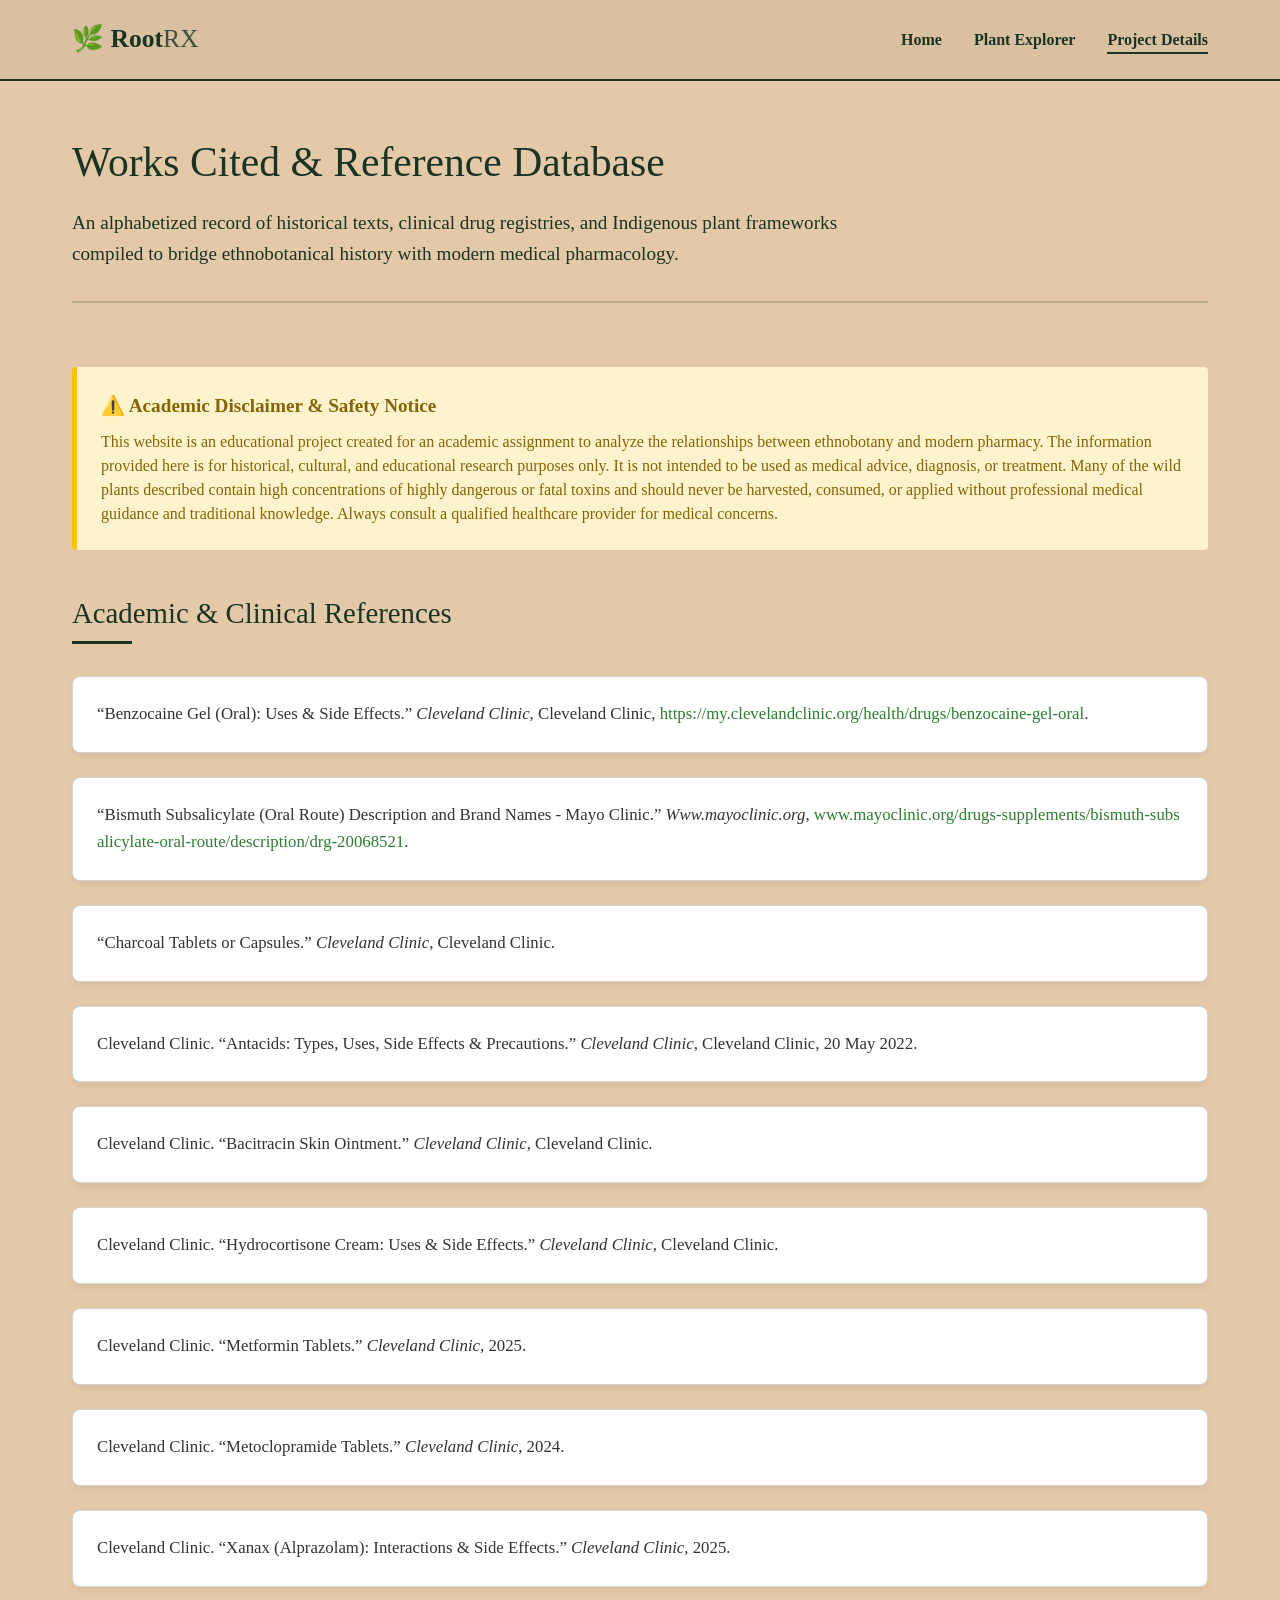
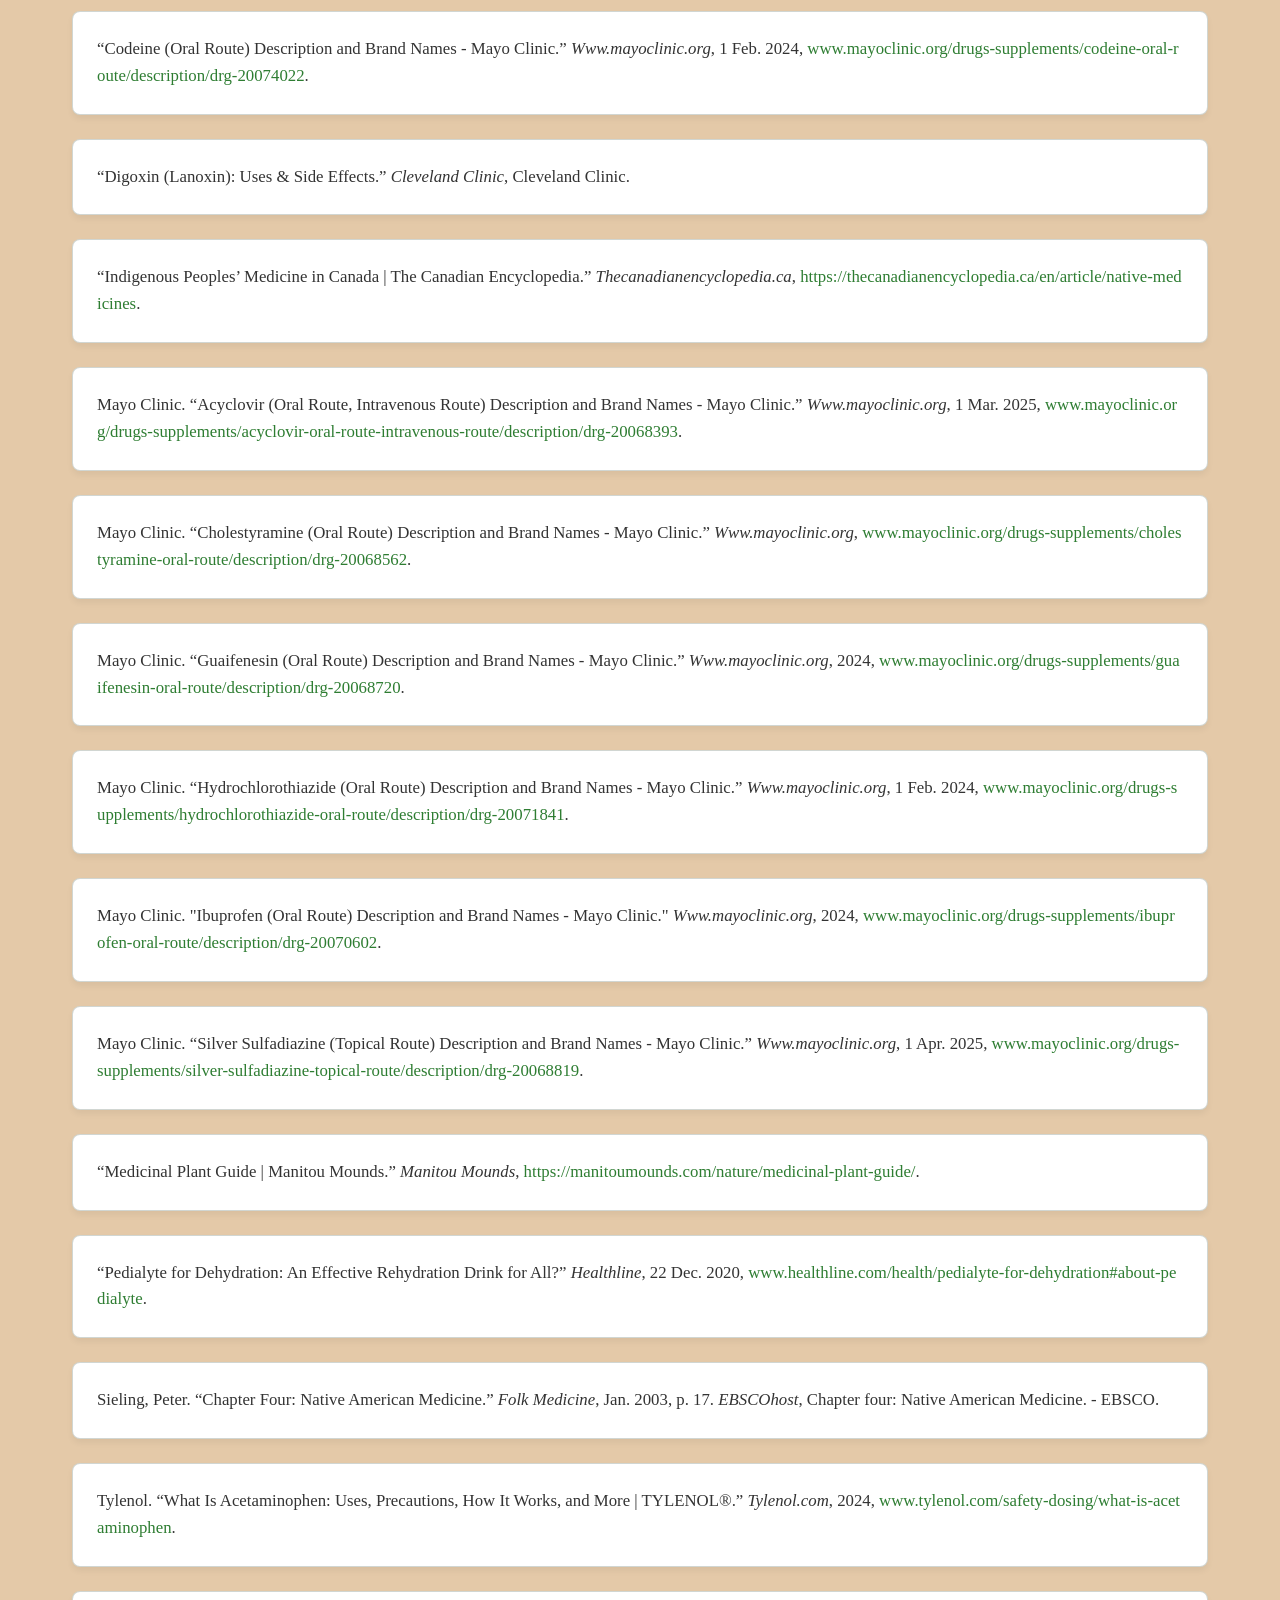
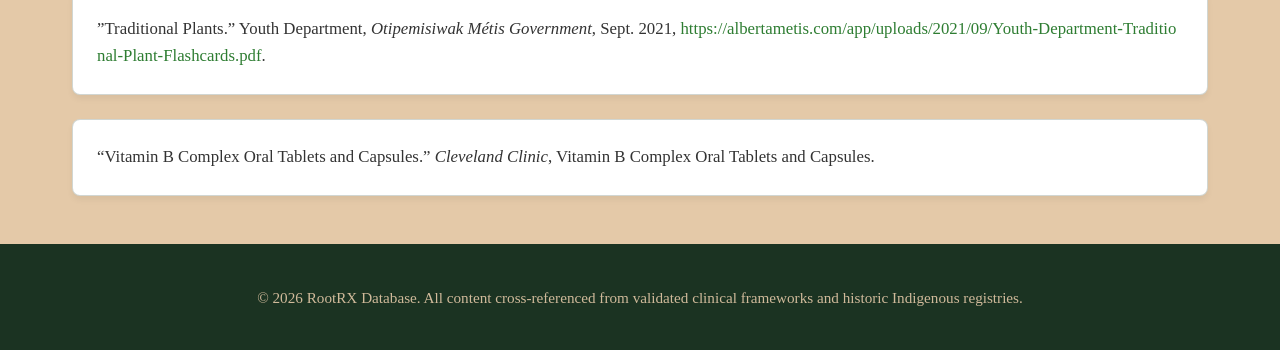
<file: credits.html>
<!DOCTYPE html>
<html lang="en">
<head>
    <meta charset="UTF-8">
    <meta name="viewport" content="width=device-width, initial-scale=1.0">
    <title>RootRX | Works Cited & Reference Database</title>
    <link rel="stylesheet" href="css/style.css">
</head>
<body>

    <header>
        <div class="header-container">
            <a href="index.html" class="logo">&#127807; Root<span>RX</span></a>
            <nav>
                <ul>
                    <li><a href="index.html">Home</a></li>
                    <li><a href="compendium.html">Plant Explorer</a></li>
                    <li class="active"><a href="credits.html">Project Details</a></li>
                </ul>
            </nav>
        </div>
    </header>

    <main>
        <div class="main-container">
            <section class="hero">
                <h1>Works Cited & Reference Database</h1>
                <p>An alphabetized record of historical texts, clinical drug registries, and Indigenous plant frameworks compiled to bridge ethnobotanical history with modern medical pharmacology.</p>
            </section>

            <section id="disclaimer-section" style="margin-bottom: 2.5rem;">
                <div class="disclaimer-box" style="padding: 1.5rem; background-color: #fff3cd; border-left: 5px solid #ffc107; border-radius: 4px; color: #856404;">
                    <h3 style="margin-top: 0; margin-bottom: 0.5rem; font-size: 1.2rem; color: #856404;">⚠️ Academic Disclaimer & Safety Notice</h3>
                    <p style="margin: 0; line-height: 1.5; font-size: 1rem;">
                        This website is an educational project created for an academic assignment to analyze the relationships between ethnobotany and modern pharmacy. The information provided here is for historical, cultural, and educational research purposes only. It is not intended to be used as medical advice, diagnosis, or treatment. Many of the wild plants described contain high concentrations of highly dangerous or fatal toxins and should never be harvested, consumed, or applied without professional medical guidance and traditional knowledge. Always consult a qualified healthcare provider for medical concerns.
                    </p>
                </div>
            </section>

            <section id="citations-section">
                <h2 class="section-title">Academic & Clinical References</h2>
                
                <div class="sources-list" style="display: flex; flex-direction: column; gap: 1.5rem; margin-top: 2rem;">
                    
                    <div class="concept-card" style="padding: 1.5rem; background: var(--card-bg, #ffffff); border-radius: 8px; box-shadow: 0 4px 6px rgba(0,0,0,0.05);">
                        <p style="margin: 0; line-height: 1.6; font-size: 1.05rem; color: var(--text-color, #333);">
                            “Benzocaine Gel (Oral): Uses & Side Effects.” <em>Cleveland Clinic</em>, Cleveland Clinic, 
                            <a href="#" style="color: var(--primary-color, #2e7d32); text-decoration: none; word-break: break-all;">https://my.clevelandclinic.org/health/drugs/benzocaine-gel-oral</a>.
                        </p>
                    </div>

                    <div class="concept-card" style="padding: 1.5rem; background: var(--card-bg, #ffffff); border-radius: 8px; box-shadow: 0 4px 6px rgba(0,0,0,0.05);">
                        <p style="margin: 0; line-height: 1.6; font-size: 1.05rem; color: var(--text-color, #333);">
                            “Bismuth Subsalicylate (Oral Route) Description and Brand Names - Mayo Clinic.” <em>Www.mayoclinic.org</em>, 
                            <a href="#" style="color: var(--primary-color, #2e7d32); text-decoration: none; word-break: break-all;">www.mayoclinic.org/drugs-supplements/bismuth-subsalicylate-oral-route/description/drg-20068521</a>.
                        </p>
                    </div>

                    <div class="concept-card" style="padding: 1.5rem; background: var(--card-bg, #ffffff); border-radius: 8px; box-shadow: 0 4px 6px rgba(0,0,0,0.05);">
                        <p style="margin: 0; line-height: 1.6; font-size: 1.05rem; color: var(--text-color, #333);">
                            “Charcoal Tablets or Capsules.” <em>Cleveland Clinic</em>, Cleveland Clinic.
                        </p>
                    </div>

                    <div class="concept-card" style="padding: 1.5rem; background: var(--card-bg, #ffffff); border-radius: 8px; box-shadow: 0 4px 6px rgba(0,0,0,0.05);">
                        <p style="margin: 0; line-height: 1.6; font-size: 1.05rem; color: var(--text-color, #333);">
                            Cleveland Clinic. “Antacids: Types, Uses, Side Effects & Precautions.” <em>Cleveland Clinic</em>, Cleveland Clinic, 20 May 2022.
                        </p>
                    </div>

                    <div class="concept-card" style="padding: 1.5rem; background: var(--card-bg, #ffffff); border-radius: 8px; box-shadow: 0 4px 6px rgba(0,0,0,0.05);">
                        <p style="margin: 0; line-height: 1.6; font-size: 1.05rem; color: var(--text-color, #333);">
                            Cleveland Clinic. “Bacitracin Skin Ointment.” <em>Cleveland Clinic</em>, Cleveland Clinic.
                        </p>
                    </div>

                    <div class="concept-card" style="padding: 1.5rem; background: var(--card-bg, #ffffff); border-radius: 8px; box-shadow: 0 4px 6px rgba(0,0,0,0.05);">
                        <p style="margin: 0; line-height: 1.6; font-size: 1.05rem; color: var(--text-color, #333);">
                            Cleveland Clinic. “Hydrocortisone Cream: Uses & Side Effects.” <em>Cleveland Clinic</em>, Cleveland Clinic.
                        </p>
                    </div>

                    <div class="concept-card" style="padding: 1.5rem; background: var(--card-bg, #ffffff); border-radius: 8px; box-shadow: 0 4px 6px rgba(0,0,0,0.05);">
                        <p style="margin: 0; line-height: 1.6; font-size: 1.05rem; color: var(--text-color, #333);">
                            Cleveland Clinic. “Metformin Tablets.” <em>Cleveland Clinic</em>, 2025.
                        </p>
                    </div>

                    <div class="concept-card" style="padding: 1.5rem; background: var(--card-bg, #ffffff); border-radius: 8px; box-shadow: 0 4px 6px rgba(0,0,0,0.05);">
                        <p style="margin: 0; line-height: 1.6; font-size: 1.05rem; color: var(--text-color, #333);">
                            Cleveland Clinic. “Metoclopramide Tablets.” <em>Cleveland Clinic</em>, 2024.
                        </p>
                    </div>

                    <div class="concept-card" style="padding: 1.5rem; background: var(--card-bg, #ffffff); border-radius: 8px; box-shadow: 0 4px 6px rgba(0,0,0,0.05);">
                        <p style="margin: 0; line-height: 1.6; font-size: 1.05rem; color: var(--text-color, #333);">
                            Cleveland Clinic. “Xanax (Alprazolam): Interactions & Side Effects.” <em>Cleveland Clinic</em>, 2025.
                        </p>
                    </div>

                    <div class="concept-card" style="padding: 1.5rem; background: var(--card-bg, #ffffff); border-radius: 8px; box-shadow: 0 4px 6px rgba(0,0,0,0.05);">
                        <p style="margin: 0; line-height: 1.6; font-size: 1.05rem; color: var(--text-color, #333);">
                            “Codeine (Oral Route) Description and Brand Names - Mayo Clinic.” <em>Www.mayoclinic.org</em>, 1 Feb. 2024, 
                            <a href="#" style="color: var(--primary-color, #2e7d32); text-decoration: none; word-break: break-all;">www.mayoclinic.org/drugs-supplements/codeine-oral-route/description/drg-20074022</a>.
                        </p>
                    </div>

                    <div class="concept-card" style="padding: 1.5rem; background: var(--card-bg, #ffffff); border-radius: 8px; box-shadow: 0 4px 6px rgba(0,0,0,0.05);">
                        <p style="margin: 0; line-height: 1.6; font-size: 1.05rem; color: var(--text-color, #333);">
                            “Digoxin (Lanoxin): Uses & Side Effects.” <em>Cleveland Clinic</em>, Cleveland Clinic.
                        </p>
                    </div>

                    <div class="concept-card" style="padding: 1.5rem; background: var(--card-bg, #ffffff); border-radius: 8px; box-shadow: 0 4px 6px rgba(0,0,0,0.05);">
                        <p style="margin: 0; line-height: 1.6; font-size: 1.05rem; color: var(--text-color, #333);">
                            “Indigenous Peoples’ Medicine in Canada | The Canadian Encyclopedia.” <em>Thecanadianencyclopedia.ca</em>, 
                            <a href="https://thecanadianencyclopedia.ca/en/article/native-medicines" target="_blank" style="color: var(--primary-color, #2e7d32); text-decoration: none; word-break: break-all;">https://thecanadianencyclopedia.ca/en/article/native-medicines</a>.
                        </p>
                    </div>

                    <div class="concept-card" style="padding: 1.5rem; background: var(--card-bg, #ffffff); border-radius: 8px; box-shadow: 0 4px 6px rgba(0,0,0,0.05);">
                        <p style="margin: 0; line-height: 1.6; font-size: 1.05rem; color: var(--text-color, #333);">
                            Mayo Clinic. “Acyclovir (Oral Route, Intravenous Route) Description and Brand Names - Mayo Clinic.” <em>Www.mayoclinic.org</em>, 1 Mar. 2025, 
                            <a href="#" style="color: var(--primary-color, #2e7d32); text-decoration: none; word-break: break-all;">www.mayoclinic.org/drugs-supplements/acyclovir-oral-route-intravenous-route/description/drg-20068393</a>.
                        </p>
                    </div>

                    <div class="concept-card" style="padding: 1.5rem; background: var(--card-bg, #ffffff); border-radius: 8px; box-shadow: 0 4px 6px rgba(0,0,0,0.05);">
                        <p style="margin: 0; line-height: 1.6; font-size: 1.05rem; color: var(--text-color, #333);">
                            Mayo Clinic. “Cholestyramine (Oral Route) Description and Brand Names - Mayo Clinic.” <em>Www.mayoclinic.org</em>, 
                            <a href="#" style="color: var(--primary-color, #2e7d32); text-decoration: none; word-break: break-all;">www.mayoclinic.org/drugs-supplements/cholestyramine-oral-route/description/drg-20068562</a>.
                        </p>
                    </div>

                    <div class="concept-card" style="padding: 1.5rem; background: var(--card-bg, #ffffff); border-radius: 8px; box-shadow: 0 4px 6px rgba(0,0,0,0.05);">
                        <p style="margin: 0; line-height: 1.6; font-size: 1.05rem; color: var(--text-color, #333);">
                            Mayo Clinic. “Guaifenesin (Oral Route) Description and Brand Names - Mayo Clinic.” <em>Www.mayoclinic.org</em>, 2024, 
                            <a href="#" style="color: var(--primary-color, #2e7d32); text-decoration: none; word-break: break-all;">www.mayoclinic.org/drugs-supplements/guaifenesin-oral-route/description/drg-20068720</a>.
                        </p>
                    </div>

                    <div class="concept-card" style="padding: 1.5rem; background: var(--card-bg, #ffffff); border-radius: 8px; box-shadow: 0 4px 6px rgba(0,0,0,0.05);">
                        <p style="margin: 0; line-height: 1.6; font-size: 1.05rem; color: var(--text-color, #333);">
                            Mayo Clinic. “Hydrochlorothiazide (Oral Route) Description and Brand Names - Mayo Clinic.” <em>Www.mayoclinic.org</em>, 1 Feb. 2024, 
                            <a href="#" style="color: var(--primary-color, #2e7d32); text-decoration: none; word-break: break-all;">www.mayoclinic.org/drugs-supplements/hydrochlorothiazide-oral-route/description/drg-20071841</a>.
                        </p>
                    </div>

                    <div class="concept-card" style="padding: 1.5rem; background: var(--card-bg, #ffffff); border-radius: 8px; box-shadow: 0 4px 6px rgba(0,0,0,0.05);">
                        <p style="margin: 0; line-height: 1.6; font-size: 1.05rem; color: var(--text-color, #333);">
                            Mayo Clinic. "Ibuprofen (Oral Route) Description and Brand Names - Mayo Clinic." <em>Www.mayoclinic.org</em>, 2024, 
                            <a href="#" style="color: var(--primary-color, #2e7d32); text-decoration: none; word-break: break-all;">www.mayoclinic.org/drugs-supplements/ibuprofen-oral-route/description/drg-20070602</a>.
                        </p>
                    </div>

                    <div class="concept-card" style="padding: 1.5rem; background: var(--card-bg, #ffffff); border-radius: 8px; box-shadow: 0 4px 6px rgba(0,0,0,0.05);">
                        <p style="margin: 0; line-height: 1.6; font-size: 1.05rem; color: var(--text-color, #333);">
                            Mayo Clinic. “Silver Sulfadiazine (Topical Route) Description and Brand Names - Mayo Clinic.” <em>Www.mayoclinic.org</em>, 1 Apr. 2025, 
                            <a href="#" style="color: var(--primary-color, #2e7d32); text-decoration: none; word-break: break-all;">www.mayoclinic.org/drugs-supplements/silver-sulfadiazine-topical-route/description/drg-20068819</a>.
                        </p>
                    </div>

                    <div class="concept-card" style="padding: 1.5rem; background: var(--card-bg, #ffffff); border-radius: 8px; box-shadow: 0 4px 6px rgba(0,0,0,0.05);">
                        <p style="margin: 0; line-height: 1.6; font-size: 1.05rem; color: var(--text-color, #333);">
                            “Medicinal Plant Guide | Manitou Mounds.” <em>Manitou Mounds</em>, 
                            <a href="https://manitoumounds.com/nature/medicinal-plant-guide/" target="_blank" style="color: var(--primary-color, #2e7d32); text-decoration: none; word-break: break-all;">https://manitoumounds.com/nature/medicinal-plant-guide/</a>.
                        </p>
                    </div>

                    <div class="concept-card" style="padding: 1.5rem; background: var(--card-bg, #ffffff); border-radius: 8px; box-shadow: 0 4px 6px rgba(0,0,0,0.05);">
                        <p style="margin: 0; line-height: 1.6; font-size: 1.05rem; color: var(--text-color, #333);">
                            “Pedialyte for Dehydration: An Effective Rehydration Drink for All?” <em>Healthline</em>, 22 Dec. 2020, 
                            <a href="#" style="color: var(--primary-color, #2e7d32); text-decoration: none; word-break: break-all;">www.healthline.com/health/pedialyte-for-dehydration#about-pedialyte</a>.
                        </p>
                    </div>

                    <div class="concept-card" style="padding: 1.5rem; background: var(--card-bg, #ffffff); border-radius: 8px; box-shadow: 0 4px 6px rgba(0,0,0,0.05);">
                        <p style="margin: 0; line-height: 1.6; font-size: 1.05rem; color: var(--text-color, #333);">
                            Sieling, Peter. “Chapter Four: Native American Medicine.” <em>Folk Medicine</em>, Jan. 2003, p. 17. <em>EBSCOhost</em>, Chapter four: Native American Medicine. - EBSCO.
                        </p>
                    </div>

                    <div class="concept-card" style="padding: 1.5rem; background: var(--card-bg, #ffffff); border-radius: 8px; box-shadow: 0 4px 6px rgba(0,0,0,0.05);">
                        <p style="margin: 0; line-height: 1.6; font-size: 1.05rem; color: var(--text-color, #333);">
                            Tylenol. “What Is Acetaminophen: Uses, Precautions, How It Works, and More | TYLENOL®.” <em>Tylenol.com</em>, 2024, 
                            <a href="#" style="color: var(--primary-color, #2e7d32); text-decoration: none; word-break: break-all;">www.tylenol.com/safety-dosing/what-is-acetaminophen</a>.
                        </p>
                    </div>

                    <div class="concept-card" style="padding: 1.5rem; background: var(--card-bg, #ffffff); border-radius: 8px; box-shadow: 0 4px 6px rgba(0,0,0,0.05);">
                        <p style="margin: 0; line-height: 1.6; font-size: 1.05rem; color: var(--text-color, #333);">
                            ”Traditional Plants.” Youth Department, <em>Otipemisiwak Métis Government</em>, Sept. 2021, 
                            <a href="https://albertametis.com/app/uploads/2021/09/Youth-Department-Traditional-Plant-Flashcards.pdf" target="_blank" style="color: var(--primary-color, #2e7d32); text-decoration: none; word-break: break-all;">https://albertametis.com/app/uploads/2021/09/Youth-Department-Traditional-Plant-Flashcards.pdf</a>.
                        </p>
                    </div>

                    <div class="concept-card" style="padding: 1.5rem; background: var(--card-bg, #ffffff); border-radius: 8px; box-shadow: 0 4px 6px rgba(0,0,0,0.05);">
                        <p style="margin: 0; line-height: 1.6; font-size: 1.05rem; color: var(--text-color, #333);">
                            “Vitamin B Complex Oral Tablets and Capsules.” <em>Cleveland Clinic</em>, Vitamin B Complex Oral Tablets and Capsules.
                        </p>
                    </div>

                </div>
            </section>
        </div>
    </main>

    <footer>
        <p>&copy; 2026 RootRX Database. All content cross-referenced from validated clinical frameworks and historic Indigenous registries.</p>
    </footer>

</body>
</html>
</file>
<file: css/style.css>
/* Core Color Definitions */
:root {
    --bg-main: #E4C9A8;        /* Custom Main Beige */
    --accent-dark-green: #1b3322; /* Rich Accent Dark Green */
    --max-width: 1200px;
}

/* Base Document Formatting */
* {
    box-sizing: border-box;
    margin: 0;
    padding: 0;
    font-family: "Georgia Pro", Georgia, serif;
}

body {
    background-color: var(--bg-main);
    color: var(--accent-dark-green);
    line-height: 1.6;
    display: flex;
    flex-direction: column;
    min-height: 100vh;
}

/* Header Menu Layout - Fixed Sticky Bug Here */
header {
    background-color: rgba(27, 49, 34, 0.06);
    border-bottom: 2px solid var(--accent-dark-green);
    padding: 1.2rem 0;
    position: relative; /* Changed from sticky to relative so it never scrolls with you */
    z-index: 1000;
}

.header-container {
    max-width: var(--max-width);
    margin: 0 auto;
    padding: 0 2rem;
    display: flex;
    justify-content: space-between;
    align-items: center;
}

.logo {
    font-size: 1.6rem;
    font-weight: 700;
    color: var(--accent-dark-green);
    text-decoration: none;
}

.logo span {
    font-weight: 300;
    opacity: 0.8;
}

nav ul {
    display: flex;
    list-style: none;
    gap: 2rem;
}

nav a {
    color: var(--accent-dark-green);
    text-decoration: none;
    font-size: 1rem;
    font-weight: bold;
    padding-bottom: 4px;
    transition: all 0.2s ease-in-out;
}

nav a:hover, nav li.active a {
    border-bottom: 2px solid var(--accent-dark-green);
}

/* Main Display Frames */
main {
    flex: 1;
    padding: 3rem 0;
}

.main-container {
    max-width: var(--max-width);
    margin: 0 auto;
    padding: 0 2rem;
}

/* Page Intro Styles */
.hero {
    margin-bottom: 4rem;
    border-bottom: 2px solid rgba(27, 51, 34, 0.2);
    padding-bottom: 2rem;
}

.hero h1 {
    font-size: 2.6rem;
    font-weight: normal;
    margin-bottom: 0.75rem;
}

.hero p {
    font-size: 1.2rem;
    max-width: 800px;
}

.section-title {
    font-size: 1.8rem;
    font-weight: normal;
    margin-bottom: 2rem;
    position: relative;
    padding-bottom: 0.5rem;
}

.section-title::after {
    content: '';
    position: absolute;
    bottom: 0;
    left: 0;
    width: 60px;
    height: 3px;
    background-color: var(--accent-dark-green);
}

/* Standard Grids */
.concepts-grid {
    display: grid;
    grid-template-columns: repeat(auto-fill, minmax(340px, 1fr));
    gap: 2rem;
    margin-bottom: 4rem;
}

.concept-card {
    background-color: rgba(255, 255, 255, 0.25);
    padding: 2rem;
    border-radius: 8px;
    border: 1px solid rgba(27, 51, 34, 0.2);
}

.concept-card h3 {
    margin-bottom: 1rem;
    font-size: 1.4rem;
}

/* Interactive Card System Grid */
.interactive-grid {
    display: grid;
    grid-template-columns: repeat(auto-fill, minmax(360px, 1fr));
    gap: 2.5rem;
}

/* Card 3D Setup */
.flip-card {
    background-color: transparent;
    height: 480px;
    perspective: 1000px;
}

.flip-card-inner {
    position: relative;
    width: 100%;
    height: 100%;
    transition: transform 0.6s cubic-bezier(0.4, 0, 0.2, 1), box-shadow 0.3s ease, transform 0.3s ease;
    transform-style: preserve-3d;
}

/* Smooth Floating Hover Effect for Unflipped Cards */
.flip-card:not(.flipped):hover .flip-card-inner {
    transform: translateY(-8px);
    box-shadow: 0 12px 24px rgba(27, 51, 34, 0.15);
}

/* Flipped State Command */
.flip-card.flipped .flip-card-inner {
    transform: rotateY(180deg);
}

/* Card Panels Common Ground */
.flip-card-front, .flip-card-back {
    position: absolute;
    width: 100%;
    height: 100%;
    -webkit-backface-visibility: hidden;
    backface-visibility: hidden;
    border-radius: 8px;
    padding: 2rem;
    display: flex;
    flex-direction: column;
    justify-content: space-between;
    border: 1px solid var(--accent-dark-green);
    box-shadow: 0 4px 10px rgba(27, 51, 34, 0.04);
}

/* Normal Front View [Beige base, Green features] */
.flip-card-front {
    background-color: rgba(255, 255, 255, 0.35);
    color: var(--accent-dark-green);
}

/* Inverted Rear View [Green base, Beige features] */
.flip-card-back {
    background-color: var(--accent-dark-green);
    color: var(--bg-main);
    transform: rotateY(180deg);
}

/* Tag Indicators inside Cards */
.indigenous-tag, .modern-tag {
    align-self: flex-start;
    font-size: 0.8rem;
    font-weight: bold;
    padding: 4px 10px;
    border-radius: 4px;
    margin-bottom: 0.5rem;
}

.indigenous-tag {
    background-color: var(--accent-dark-green);
    color: var(--bg-main);
}

.modern-tag {
    background-color: var(--bg-main);
    color: var(--accent-dark-green);
}

.botanical-meta {
    font-style: italic;
    opacity: 0.8;
    margin-bottom: 0.75rem;
    font-size: 0.95rem;
}

.flip-card-back h3 {
    color: var(--bg-main);
    font-size: 1.4rem;
    line-height: 1.4;
    margin-bottom: 1rem;
    font-weight: normal;
}

.synthesis-desc {
    font-size: 1rem;
    line-height: 1.6;
    color: rgba(228, 201, 168, 0.9);
    flex-grow: 1;
}

/* Button Configurations */
.flip-btn {
    width: 100%;
    padding: 0.8rem;
    background-color: var(--accent-dark-green);
    color: var(--bg-main);
    border: none;
    border-radius: 4px;
    font-size: 0.95rem;
    font-weight: bold;
    cursor: pointer;
    transition: background-color 0.2s ease;
    margin-top: 1rem;
}

.flip-btn:hover {
    background-color: #112116;
}

/* Return Buttons on the Back Face */
.back-btn {
    background-color: transparent;
    border: 2px solid var(--bg-main);
    color: var(--bg-main);
}

.back-btn:hover {
    background-color: rgba(228, 201, 168, 0.15);
}

/* General Layout Callout Panel */
.info-callout {
    background-color: rgba(255, 255, 255, 0.2);
    border-left: 5px solid var(--accent-dark-green);
    padding: 1.5rem 2rem;
    border-radius: 0 8px 8px 0;
    margin: 3rem 0;
}

.info-callout h4 {
    margin-bottom: 0.5rem;
    font-size: 1.2rem;
}

/* Document Footer area */
footer {
    background-color: var(--accent-dark-green);
    color: var(--bg-main);
    padding: 2.5rem 0;
    text-align: center;
    font-size: 0.95rem;
    margin-top: auto;
    border-top: 2px solid var(--accent-dark-green);
}

footer p {
    max-width: var(--max-width);
    margin: 0 auto;
    padding: 0 2rem;
    opacity: 0.9;
}
</file>
